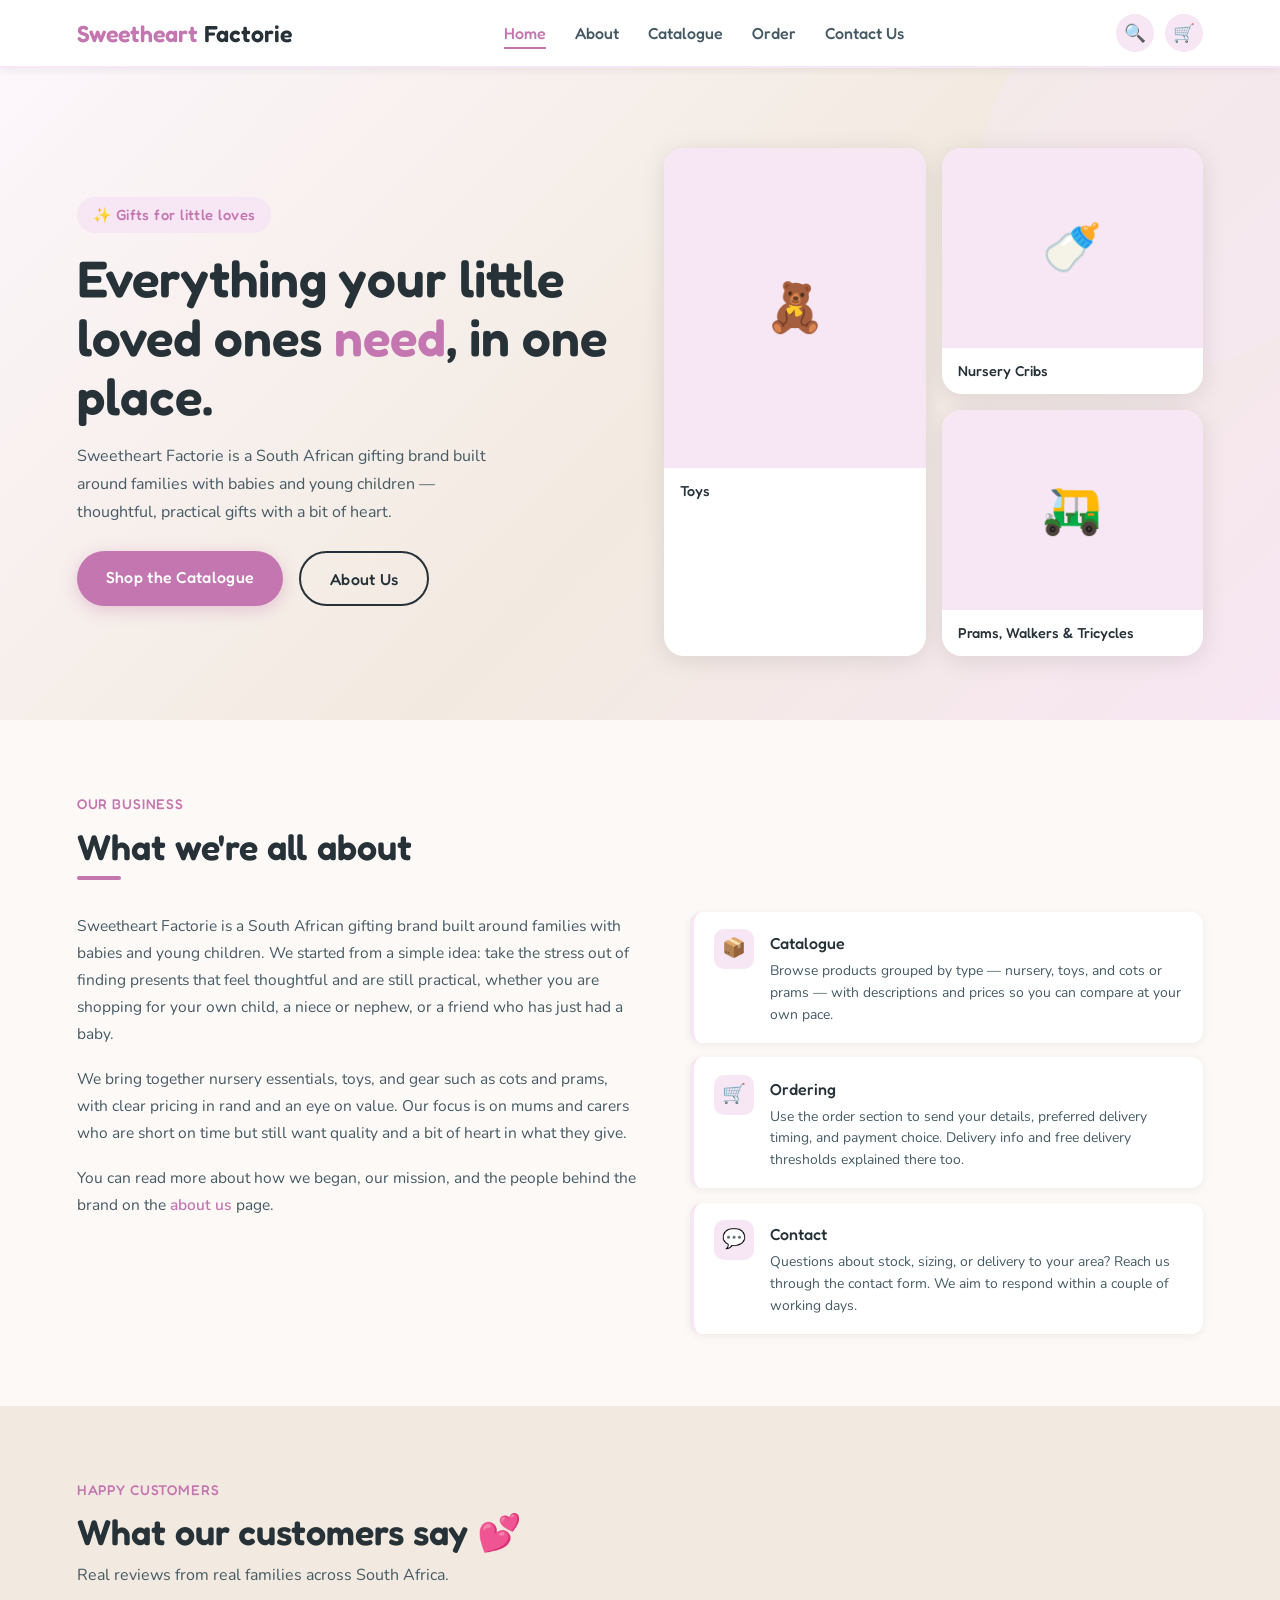
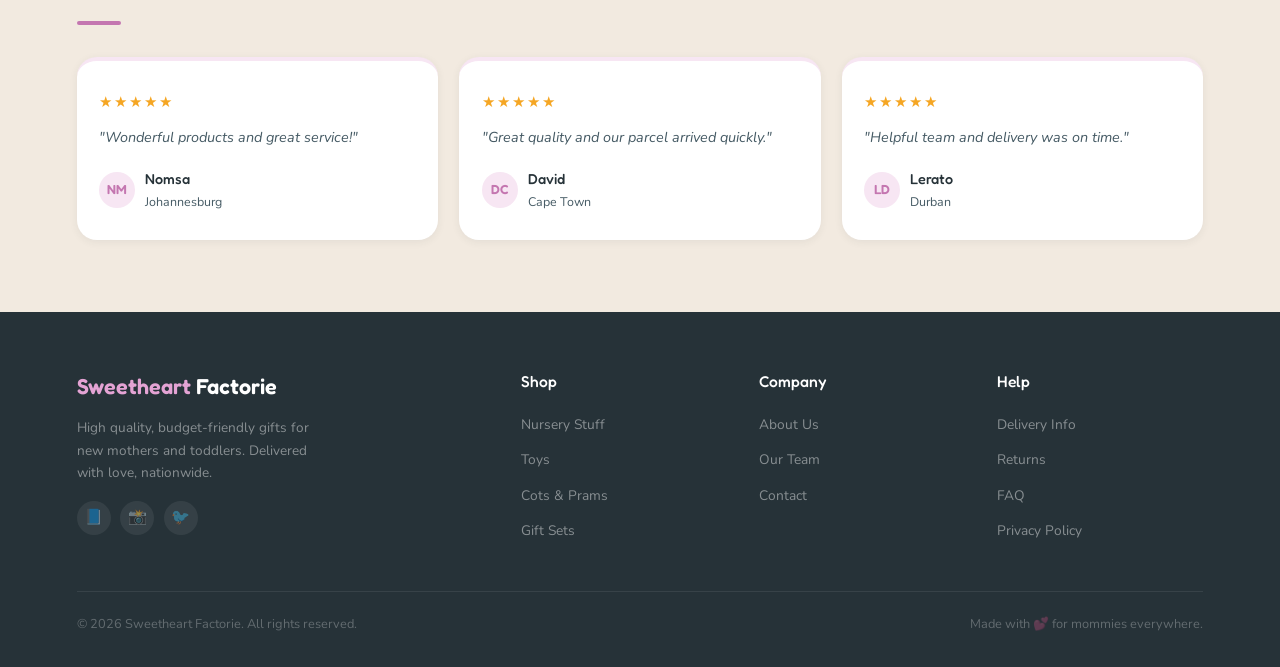
<file: index.html>
<!DOCTYPE html>
<html lang="en">
<head>
<meta charset="UTF-8">
<meta name="viewport" content="width=device-width, initial-scale=1.0">
<title>Sweetheart Factorie – Home</title>
<link href="https://fonts.googleapis.com/css2?family=Fredoka:wght@400;500;600&family=Nunito:wght@400;500;600&display=swap" rel="stylesheet">
<style>
  *, *::before, *::after { box-sizing: border-box; margin: 0; padding: 0; }
  :root {
    --beige: #F2EAE0;
    --pink: #E4A3D4;
    --pink-light: #f7e6f3;
    --pink-dark: #c476b0;
    --charcoal: #263238;
    --charcoal-mid: #455a64;
    --white: #ffffff;
    --soft-white: #fdf9f7;
    --shadow: 0 4px 24px rgba(0, 0, 0, 0.1);
    --shadow-sm: 0 2px 8px rgba(38,50,56,0.07);
    --radius: 20px;
    --radius-sm: 12px;
  }
  html { scroll-behavior: smooth; }
  body {
    font-family: 'Nunito', sans-serif;
    background: var(--beige);
    color: var(--charcoal);
    font-size: 16px;
    line-height: 1.75;
    overflow-x: hidden;
  }
  h1,h2,h3,h4 { font-family: 'Fredoka', sans-serif; }

  
  .bg-bears {
    position: fixed; inset: 0; z-index: 0;
    pointer-events: none; overflow: hidden;
  }
  .bear {
    position: absolute; bottom: -180px; opacity: 0;
    animation: floatBear linear infinite;
  }
  .bear:nth-child(1)  { left:4%;   animation-duration:18s; animation-delay:0s;   width:72px; }
  .bear:nth-child(2)  { left:14%;  animation-duration:24s; animation-delay:3s;   width:52px; }
  .bear:nth-child(3)  { left:26%;  animation-duration:20s; animation-delay:7s;   width:68px; }
  .bear:nth-child(4)  { left:38%;  animation-duration:16s; animation-delay:1s;   width:88px; }
  .bear:nth-child(5)  { left:51%;  animation-duration:22s; animation-delay:5s;   width:48px; }
  .bear:nth-child(6)  { left:62%;  animation-duration:19s; animation-delay:10s;  width:62px; }
  .bear:nth-child(7)  { left:73%;  animation-duration:25s; animation-delay:2s;   width:74px; }
  .bear:nth-child(8)  { left:84%;  animation-duration:17s; animation-delay:8s;   width:56px; }
  .bear:nth-child(9)  { left:91%;  animation-duration:21s; animation-delay:4s;   width:82px; }
  .bear:nth-child(10) { left:32%;  animation-duration:23s; animation-delay:12s;  width:46px; }
  @keyframes floatBear {
    0%   { bottom:-180px; opacity:0;    transform:translateX(0) rotate(-4deg) scale(0.85); }
    5%   { opacity:0.15; }
    50%  { transform:translateX(28px) rotate(4deg) scale(1); }
    80%  { opacity:0.15; }
    100% { bottom:110vh; opacity:0;    transform:translateX(-18px) rotate(-2deg) scale(0.9); }
  }

 
  nav {
    position: sticky; top: 0; z-index: 100;
    background: var(--white);
    border-bottom: 2px solid var(--pink-light);
    display: flex; align-items: center; justify-content: space-between;
    padding: 0 6%; height: 68px;
    box-shadow: var(--shadow-sm);
  }
  .nav-logo {
    font-family: 'Fredoka', sans-serif;
    font-size: 1.45rem; font-weight: 600;
    color: var(--pink-dark); text-decoration: none;
  }
  .nav-logo span { color: var(--charcoal); }
  .nav-links { display: flex; gap: 1.8rem; list-style: none; }
  .nav-links a {
    text-decoration: none; color: var(--charcoal-mid);
    font-family: 'Fredoka', sans-serif; font-size: 1rem; font-weight: 500;
    padding-bottom: 4px; border-bottom: 2px solid transparent;
    transition: color .2s, border-color .2s;
  }
  .nav-links a:hover, .nav-links a.active {
    color: var(--pink-dark); border-bottom-color: var(--pink-dark);
  }
  .nav-actions { display: flex; gap: .7rem; }
  .nav-icon {
    width: 38px; height: 38px; border-radius: 50%;
    background: var(--pink-light); border: none; cursor: pointer;
    display: flex; align-items: center; justify-content: center;
    color: var(--pink-dark); font-size: 1.1rem; transition: background .2s;
  }
  .nav-icon:hover { background: var(--pink-dark); color: var(--white); }

  
  .page { position: relative; z-index: 1; }

 
  .hero {
    background: linear-gradient(135deg,#fdf6fb 0%,var(--beige) 55%,#f7e6f3 100%);
    padding: 5rem 6% 4rem;
    display: grid; grid-template-columns: 1fr 1fr;
    gap: 3rem; align-items: center;
    position: relative; overflow: hidden;
  }
  .hero::before {
    content:''; position:absolute; top:-80px; right:-80px;
    width:380px; height:380px; border-radius:50%;
    background:var(--pink-light); opacity:.45;
  }
  .hero-tag {
    display:inline-block; background:var(--pink-light);
    color:var(--pink-dark); font-family:'Fredoka',sans-serif;
    font-size:.92rem; font-weight:500; padding:5px 16px;
    border-radius:50px; margin-bottom:1rem; letter-spacing:.03em;
  }
  .hero h1 {
    font-size: clamp(2rem,4vw,3.2rem); font-weight:600;
    line-height:1.15; color:var(--charcoal); margin-bottom:1rem;
  }
  .hero h1 em { font-style:normal; color:var(--pink-dark); }
  .hero p {
    font-size:1rem; color:var(--charcoal-mid);
    max-width:440px; margin-bottom:1.6rem;
  }
  .hero-btns { display:flex; gap:1rem; flex-wrap:wrap; }
  .btn {
    display:inline-block; padding:.72rem 1.8rem; border-radius:50px;
    font-family:'Fredoka',sans-serif; font-size:1rem; font-weight:500;
    cursor:pointer; transition:all .22s; text-decoration:none; border:none;
    letter-spacing:.02em;
  }
  .btn-primary {
    background:var(--pink-dark); color:var(--white);
    box-shadow:0 4px 16px rgba(196,118,176,.35);
  }
  .btn-primary:hover { background:#b35f9f; transform:translateY(-2px); }
  .btn-outline {
    background:transparent; color:var(--charcoal);
    border:2px solid var(--charcoal);
  }
  .btn-outline:hover { background:var(--charcoal); color:var(--white); transform:translateY(-2px); }

  /* hero visual cards */
  .hero-visual {
    display:grid; grid-template-columns:1fr 1fr;
    grid-template-rows:auto auto; gap:1rem; position:relative; z-index:1;
  }
  .hero-card {
    background:var(--white); border-radius:var(--radius);
    overflow:hidden; box-shadow:var(--shadow);
    transition:transform .25s;
  }
  .hero-card:hover { transform:translateY(-4px); }
  .hero-card-large { grid-column:1/2; grid-row:1/3; }
  .img-ph {
    width:100%; height:200px;
    background:var(--pink-light);
    display:flex; align-items:center; justify-content:center;
    font-size:3rem; color:var(--pink-dark);
  }
  .hero-card-large .img-ph { height:320px; }
  .card-lbl {
    padding:.65rem 1rem;
    font-family:'Fredoka',sans-serif; font-size:.9rem;
    font-weight:500; color:var(--charcoal);
  }

 
  section { padding:4.5rem 6%; }
  .section-tag {
    display:block; font-family:'Fredoka',sans-serif;
    font-size:.88rem; font-weight:500; color:var(--pink-dark);
    letter-spacing:.06em; text-transform:uppercase; margin-bottom:.5rem;
  }
  .section-title {
    font-size:clamp(1.6rem,2.8vw,2.3rem); font-weight:600;
    color:var(--charcoal); margin-bottom:.5rem; line-height:1.2;
  }
  .section-sub { color:var(--charcoal-mid); max-width:520px; margin-bottom:2rem; }
  .divider {
    width:44px; height:4px; background:var(--pink-dark);
    border-radius:4px; margin-bottom:2rem;
  }

  
  .business-section { background:var(--soft-white); }
  .business-grid {
    display:grid; grid-template-columns:1.1fr 1fr; gap:3rem; align-items:start;
  }
  .business-text p {
    color:var(--charcoal-mid); margin-bottom:1.1rem; font-size:.97rem;
  }
  .business-text a { color:var(--pink-dark); font-weight:600; text-decoration:none; }
  .business-text a:hover { text-decoration:underline; }

  
  .find-cards { display:flex; flex-direction:column; gap:.9rem; }
  .find-card {
    background:var(--white); border-radius:var(--radius-sm);
    padding:1.1rem 1.3rem; box-shadow:var(--shadow-sm);
    display:flex; gap:1rem; align-items:flex-start;
    border-left:4px solid var(--pink-light); transition:border-color .2s;
  }
  .find-card:hover { border-left-color:var(--pink-dark); }
  .find-icon {
    width:40px; height:40px; flex-shrink:0; border-radius:10px;
    background:var(--pink-light); display:flex; align-items:center;
    justify-content:center; font-size:1.2rem; color:var(--pink-dark);
  }
  .find-card h4 {
    font-family:'Fredoka',sans-serif; font-size:1rem; font-weight:500;
    color:var(--charcoal); margin-bottom:.2rem;
  }
  .find-card p { font-size:.87rem; color:var(--charcoal-mid); line-height:1.55; }

  .reviews-section { background:var(--beige); }
  .reviews-grid {
    display:grid; grid-template-columns:repeat(auto-fill,minmax(270px,1fr)); gap:1.3rem;
  }
  .review-card {
    background:var(--white); border-radius:var(--radius);
    padding:1.7rem 1.4rem; box-shadow:var(--shadow-sm);
    border-top:4px solid var(--pink-light); transition:box-shadow .2s;
  }
  .review-card:hover { box-shadow:var(--shadow); }
  .review-stars { color:#f5a623; font-size:.95rem; letter-spacing:2px; margin-bottom:.7rem; }
  .review-text {
    font-size:.9rem; color:var(--charcoal-mid); line-height:1.65;
    margin-bottom:1rem; font-style:italic;
  }
  .review-author { display:flex; align-items:center; gap:10px; }
  .review-av {
    width:36px; height:36px; border-radius:50%; background:var(--pink-light);
    display:flex; align-items:center; justify-content:center;
    font-family:'Fredoka',sans-serif; font-weight:600; font-size:.82rem;
    color:var(--pink-dark); flex-shrink:0;
  }
  .review-name { font-family:'Fredoka',sans-serif; font-weight:500; font-size:.9rem; color:var(--charcoal); }
  .review-loc { font-size:.78rem; color:var(--charcoal-mid); }

  
  footer {
    background:var(--charcoal); color:rgba(255,255,255,.7);
    padding:3.5rem 6% 2rem; position:relative; z-index:1;
  }
  .footer-grid {
    display:grid; grid-template-columns:2fr 1fr 1fr 1fr; gap:2rem; margin-bottom:2.5rem;
  }
  .footer-logo { font-family:'Fredoka',sans-serif; font-size:1.35rem; font-weight:600; color:var(--pink); text-decoration:none; }
  .footer-logo span { color:var(--white); }
  .footer-tagline { font-size:.85rem; margin-top:.7rem; color:rgba(255,255,255,.45); max-width:240px; line-height:1.65; }
  .footer-col h4 { font-family:'Fredoka',sans-serif; font-size:.98rem; font-weight:500; color:var(--white); margin-bottom:.9rem; }
  .footer-col ul { list-style:none; }
  .footer-col li { margin-bottom:.45rem; }
  .footer-col a { text-decoration:none; color:rgba(255,255,255,.45); font-size:.86rem; transition:color .2s; }
  .footer-col a:hover { color:var(--pink); }
  .footer-bottom {
    border-top:1px solid rgba(255,255,255,.08); padding-top:1.3rem;
    display:flex; justify-content:space-between; align-items:center;
    font-size:.8rem; color:rgba(255,255,255,.28);
  }
  .social-links { display:flex; gap:.6rem; margin-top:1rem; }
  .social-btn {
    width:34px; height:34px; border-radius:50%;
    background:rgba(255,255,255,.07); border:none; cursor:pointer;
    display:flex; align-items:center; justify-content:center;
    color:rgba(255,255,255,.45); font-size:.95rem; transition:all .2s; text-decoration:none;
  }
  .social-btn:hover { background:var(--pink-dark); color:var(--white); }

  
  @media(max-width:900px){
    .hero { grid-template-columns:1fr; padding:3rem 5%; }
    .hero-visual { display:none; }
    .business-grid { grid-template-columns:1fr; }
    .footer-grid { grid-template-columns:1fr 1fr; }
    nav { padding:0 5%; }
  }
  @media(max-width:600px){
    .nav-links { display:none; }
    .footer-grid { grid-template-columns:1fr; }
  }

  
  @keyframes fadeUp {
    from { opacity:0; transform:translateY(24px); }
    to   { opacity:1; transform:translateY(0); }
  }
  .hero-tag  { animation:fadeUp .5s .1s both; }
  .hero h1   { animation:fadeUp .5s .2s both; }
  .hero p    { animation:fadeUp .5s .3s both; }
  .hero-btns { animation:fadeUp .5s .4s both; }
</style>
</head>
<body>


<div class="bg-bears" aria-hidden="true">

  <div class="bear"><svg viewBox="0 0 100 120" xmlns="http://www.w3.org/2000/svg"><circle cx="28" cy="28" r="14" fill="#d4956a"/><circle cx="72" cy="28" r="14" fill="#d4956a"/><circle cx="28" cy="28" r="9" fill="#e8b48a"/><circle cx="72" cy="28" r="9" fill="#e8b48a"/><ellipse cx="50" cy="52" rx="32" ry="30" fill="#d4956a"/><ellipse cx="50" cy="60" rx="16" ry="12" fill="#e8b48a"/><circle cx="39" cy="46" r="5" fill="#fff"/><circle cx="61" cy="46" r="5" fill="#fff"/><circle cx="40" cy="47" r="3" fill="#263238"/><circle cx="62" cy="47" r="3" fill="#263238"/><circle cx="41" cy="46" r="1" fill="#fff"/><circle cx="63" cy="46" r="1" fill="#fff"/><ellipse cx="50" cy="57" rx="5" ry="4" fill="#b06040"/><path d="M45 62 Q50 67 55 62" stroke="#b06040" stroke-width="1.5" fill="none" stroke-linecap="round"/><ellipse cx="50" cy="97" rx="26" ry="22" fill="#d4956a"/><ellipse cx="50" cy="96" rx="15" ry="13" fill="#e8b48a"/><ellipse cx="18" cy="90" rx="10" ry="16" fill="#d4956a" transform="rotate(-20 18 90)"/><ellipse cx="82" cy="90" rx="10" ry="16" fill="#d4956a" transform="rotate(20 82 90)"/><path d="M42 75 Q50 70 58 75 Q50 80 42 75Z" fill="#E4A3D4" opacity="0.9"/><circle cx="50" cy="75" r="3" fill="#c476b0"/></svg></div>
 
  <div class="bear"><svg viewBox="0 0 100 120" xmlns="http://www.w3.org/2000/svg"><circle cx="28" cy="28" r="14" fill="#b8c9e8"/><circle cx="72" cy="28" r="14" fill="#b8c9e8"/><circle cx="28" cy="28" r="9" fill="#d0dcf0"/><circle cx="72" cy="28" r="9" fill="#d0dcf0"/><ellipse cx="50" cy="52" rx="32" ry="30" fill="#b8c9e8"/><ellipse cx="50" cy="60" rx="16" ry="12" fill="#d0dcf0"/><circle cx="39" cy="46" r="5" fill="#fff"/><circle cx="61" cy="46" r="5" fill="#fff"/><circle cx="40" cy="47" r="3" fill="#263238"/><circle cx="62" cy="47" r="3" fill="#263238"/><circle cx="41" cy="46" r="1" fill="#fff"/><circle cx="63" cy="46" r="1" fill="#fff"/><ellipse cx="50" cy="57" rx="5" ry="4" fill="#8090c0"/><path d="M45 62 Q50 67 55 62" stroke="#8090c0" stroke-width="1.5" fill="none" stroke-linecap="round"/><ellipse cx="50" cy="97" rx="26" ry="22" fill="#b8c9e8"/><ellipse cx="50" cy="96" rx="15" ry="13" fill="#d0dcf0"/><ellipse cx="18" cy="90" rx="10" ry="16" fill="#b8c9e8" transform="rotate(-20 18 90)"/><ellipse cx="82" cy="90" rx="10" ry="16" fill="#b8c9e8" transform="rotate(20 82 90)"/><path d="M42 75 Q50 70 58 75 Q50 80 42 75Z" fill="#E4A3D4" opacity="0.9"/><circle cx="50" cy="75" r="3" fill="#c476b0"/></svg></div>
 
  <div class="bear"><svg viewBox="0 0 100 120" xmlns="http://www.w3.org/2000/svg"><circle cx="28" cy="28" r="14" fill="#f0b8c8"/><circle cx="72" cy="28" r="14" fill="#f0b8c8"/><circle cx="28" cy="28" r="9" fill="#f8d8e4"/><circle cx="72" cy="28" r="9" fill="#f8d8e4"/><ellipse cx="50" cy="52" rx="32" ry="30" fill="#f0b8c8"/><ellipse cx="50" cy="60" rx="16" ry="12" fill="#f8d8e4"/><circle cx="39" cy="46" r="5" fill="#fff"/><circle cx="61" cy="46" r="5" fill="#fff"/><circle cx="40" cy="47" r="3" fill="#263238"/><circle cx="62" cy="47" r="3" fill="#263238"/><circle cx="41" cy="46" r="1" fill="#fff"/><circle cx="63" cy="46" r="1" fill="#fff"/><ellipse cx="50" cy="57" rx="5" ry="4" fill="#c060a0"/><path d="M45 62 Q50 67 55 62" stroke="#c060a0" stroke-width="1.5" fill="none" stroke-linecap="round"/><ellipse cx="50" cy="97" rx="26" ry="22" fill="#f0b8c8"/><ellipse cx="50" cy="96" rx="15" ry="13" fill="#f8d8e4"/><ellipse cx="18" cy="90" rx="10" ry="16" fill="#f0b8c8" transform="rotate(-20 18 90)"/><ellipse cx="82" cy="90" rx="10" ry="16" fill="#f0b8c8" transform="rotate(20 82 90)"/><path d="M42 75 Q50 70 58 75 Q50 80 42 75Z" fill="#c476b0" opacity="0.9"/><circle cx="50" cy="75" r="3" fill="#a03888"/></svg></div>
  <div class="bear"><svg viewBox="0 0 100 120" xmlns="http://www.w3.org/2000/svg"><circle cx="28" cy="28" r="14" fill="#d4956a"/><circle cx="72" cy="28" r="14" fill="#d4956a"/><circle cx="28" cy="28" r="9" fill="#e8b48a"/><circle cx="72" cy="28" r="9" fill="#e8b48a"/><ellipse cx="50" cy="52" rx="32" ry="30" fill="#d4956a"/><ellipse cx="50" cy="60" rx="16" ry="12" fill="#e8b48a"/><circle cx="39" cy="46" r="5" fill="#fff"/><circle cx="61" cy="46" r="5" fill="#fff"/><circle cx="40" cy="47" r="3" fill="#263238"/><circle cx="62" cy="47" r="3" fill="#263238"/><circle cx="41" cy="46" r="1" fill="#fff"/><circle cx="63" cy="46" r="1" fill="#fff"/><ellipse cx="50" cy="57" rx="5" ry="4" fill="#b06040"/><path d="M45 62 Q50 67 55 62" stroke="#b06040" stroke-width="1.5" fill="none" stroke-linecap="round"/><ellipse cx="50" cy="97" rx="26" ry="22" fill="#d4956a"/><ellipse cx="50" cy="96" rx="15" ry="13" fill="#e8b48a"/><ellipse cx="18" cy="90" rx="10" ry="16" fill="#d4956a" transform="rotate(-20 18 90)"/><ellipse cx="82" cy="90" rx="10" ry="16" fill="#d4956a" transform="rotate(20 82 90)"/><path d="M42 75 Q50 70 58 75 Q50 80 42 75Z" fill="#E4A3D4" opacity="0.9"/><circle cx="50" cy="75" r="3" fill="#c476b0"/></svg></div>
  <div class="bear"><svg viewBox="0 0 100 120" xmlns="http://www.w3.org/2000/svg"><circle cx="28" cy="28" r="14" fill="#b8c9e8"/><circle cx="72" cy="28" r="14" fill="#b8c9e8"/><circle cx="28" cy="28" r="9" fill="#d0dcf0"/><circle cx="72" cy="28" r="9" fill="#d0dcf0"/><ellipse cx="50" cy="52" rx="32" ry="30" fill="#b8c9e8"/><ellipse cx="50" cy="60" rx="16" ry="12" fill="#d0dcf0"/><circle cx="39" cy="46" r="5" fill="#fff"/><circle cx="61" cy="46" r="5" fill="#fff"/><circle cx="40" cy="47" r="3" fill="#263238"/><circle cx="62" cy="47" r="3" fill="#263238"/><circle cx="41" cy="46" r="1" fill="#fff"/><circle cx="63" cy="46" r="1" fill="#fff"/><ellipse cx="50" cy="57" rx="5" ry="4" fill="#8090c0"/><path d="M45 62 Q50 67 55 62" stroke="#8090c0" stroke-width="1.5" fill="none" stroke-linecap="round"/><ellipse cx="50" cy="97" rx="26" ry="22" fill="#b8c9e8"/><ellipse cx="50" cy="96" rx="15" ry="13" fill="#d0dcf0"/><ellipse cx="18" cy="90" rx="10" ry="16" fill="#b8c9e8" transform="rotate(-20 18 90)"/><ellipse cx="82" cy="90" rx="10" ry="16" fill="#b8c9e8" transform="rotate(20 82 90)"/><path d="M42 75 Q50 70 58 75 Q50 80 42 75Z" fill="#E4A3D4" opacity="0.9"/><circle cx="50" cy="75" r="3" fill="#c476b0"/></svg></div>
  <div class="bear"><svg viewBox="0 0 100 120" xmlns="http://www.w3.org/2000/svg"><circle cx="28" cy="28" r="14" fill="#f0b8c8"/><circle cx="72" cy="28" r="14" fill="#f0b8c8"/><circle cx="28" cy="28" r="9" fill="#f8d8e4"/><circle cx="72" cy="28" r="9" fill="#f8d8e4"/><ellipse cx="50" cy="52" rx="32" ry="30" fill="#f0b8c8"/><ellipse cx="50" cy="60" rx="16" ry="12" fill="#f8d8e4"/><circle cx="39" cy="46" r="5" fill="#fff"/><circle cx="61" cy="46" r="5" fill="#fff"/><circle cx="40" cy="47" r="3" fill="#263238"/><circle cx="62" cy="47" r="3" fill="#263238"/><circle cx="41" cy="46" r="1" fill="#fff"/><circle cx="63" cy="46" r="1" fill="#fff"/><ellipse cx="50" cy="57" rx="5" ry="4" fill="#c060a0"/><path d="M45 62 Q50 67 55 62" stroke="#c060a0" stroke-width="1.5" fill="none" stroke-linecap="round"/><ellipse cx="50" cy="97" rx="26" ry="22" fill="#f0b8c8"/><ellipse cx="50" cy="96" rx="15" ry="13" fill="#f8d8e4"/><ellipse cx="18" cy="90" rx="10" ry="16" fill="#f0b8c8" transform="rotate(-20 18 90)"/><ellipse cx="82" cy="90" rx="10" ry="16" fill="#f0b8c8" transform="rotate(20 82 90)"/><path d="M42 75 Q50 70 58 75 Q50 80 42 75Z" fill="#c476b0" opacity="0.9"/><circle cx="50" cy="75" r="3" fill="#a03888"/></svg></div>
  <div class="bear"><svg viewBox="0 0 100 120" xmlns="http://www.w3.org/2000/svg"><circle cx="28" cy="28" r="14" fill="#d4956a"/><circle cx="72" cy="28" r="14" fill="#d4956a"/><circle cx="28" cy="28" r="9" fill="#e8b48a"/><circle cx="72" cy="28" r="9" fill="#e8b48a"/><ellipse cx="50" cy="52" rx="32" ry="30" fill="#d4956a"/><ellipse cx="50" cy="60" rx="16" ry="12" fill="#e8b48a"/><circle cx="39" cy="46" r="5" fill="#fff"/><circle cx="61" cy="46" r="5" fill="#fff"/><circle cx="40" cy="47" r="3" fill="#263238"/><circle cx="62" cy="47" r="3" fill="#263238"/><circle cx="41" cy="46" r="1" fill="#fff"/><circle cx="63" cy="46" r="1" fill="#fff"/><ellipse cx="50" cy="57" rx="5" ry="4" fill="#b06040"/><path d="M45 62 Q50 67 55 62" stroke="#b06040" stroke-width="1.5" fill="none" stroke-linecap="round"/><ellipse cx="50" cy="97" rx="26" ry="22" fill="#d4956a"/><ellipse cx="50" cy="96" rx="15" ry="13" fill="#e8b48a"/><ellipse cx="18" cy="90" rx="10" ry="16" fill="#d4956a" transform="rotate(-20 18 90)"/><ellipse cx="82" cy="90" rx="10" ry="16" fill="#d4956a" transform="rotate(20 82 90)"/><path d="M42 75 Q50 70 58 75 Q50 80 42 75Z" fill="#E4A3D4" opacity="0.9"/><circle cx="50" cy="75" r="3" fill="#c476b0"/></svg></div>
  <div class="bear"><svg viewBox="0 0 100 120" xmlns="http://www.w3.org/2000/svg"><circle cx="28" cy="28" r="14" fill="#b8c9e8"/><circle cx="72" cy="28" r="14" fill="#b8c9e8"/><circle cx="28" cy="28" r="9" fill="#d0dcf0"/><circle cx="72" cy="28" r="9" fill="#d0dcf0"/><ellipse cx="50" cy="52" rx="32" ry="30" fill="#b8c9e8"/><ellipse cx="50" cy="60" rx="16" ry="12" fill="#d0dcf0"/><circle cx="39" cy="46" r="5" fill="#fff"/><circle cx="61" cy="46" r="5" fill="#fff"/><circle cx="40" cy="47" r="3" fill="#263238"/><circle cx="62" cy="47" r="3" fill="#263238"/><circle cx="41" cy="46" r="1" fill="#fff"/><circle cx="63" cy="46" r="1" fill="#fff"/><ellipse cx="50" cy="57" rx="5" ry="4" fill="#8090c0"/><path d="M45 62 Q50 67 55 62" stroke="#8090c0" stroke-width="1.5" fill="none" stroke-linecap="round"/><ellipse cx="50" cy="97" rx="26" ry="22" fill="#b8c9e8"/><ellipse cx="50" cy="96" rx="15" ry="13" fill="#d0dcf0"/><ellipse cx="18" cy="90" rx="10" ry="16" fill="#b8c9e8" transform="rotate(-20 18 90)"/><ellipse cx="82" cy="90" rx="10" ry="16" fill="#b8c9e8" transform="rotate(20 82 90)"/><path d="M42 75 Q50 70 58 75 Q50 80 42 75Z" fill="#E4A3D4" opacity="0.9"/><circle cx="50" cy="75" r="3" fill="#c476b0"/></svg></div>
  <div class="bear"><svg viewBox="0 0 100 120" xmlns="http://www.w3.org/2000/svg"><circle cx="28" cy="28" r="14" fill="#f0b8c8"/><circle cx="72" cy="28" r="14" fill="#f0b8c8"/><circle cx="28" cy="28" r="9" fill="#f8d8e4"/><circle cx="72" cy="28" r="9" fill="#f8d8e4"/><ellipse cx="50" cy="52" rx="32" ry="30" fill="#f0b8c8"/><ellipse cx="50" cy="60" rx="16" ry="12" fill="#f8d8e4"/><circle cx="39" cy="46" r="5" fill="#fff"/><circle cx="61" cy="46" r="5" fill="#fff"/><circle cx="40" cy="47" r="3" fill="#263238"/><circle cx="62" cy="47" r="3" fill="#263238"/><circle cx="41" cy="46" r="1" fill="#fff"/><circle cx="63" cy="46" r="1" fill="#fff"/><ellipse cx="50" cy="57" rx="5" ry="4" fill="#c060a0"/><path d="M45 62 Q50 67 55 62" stroke="#c060a0" stroke-width="1.5" fill="none" stroke-linecap="round"/><ellipse cx="50" cy="97" rx="26" ry="22" fill="#f0b8c8"/><ellipse cx="50" cy="96" rx="15" ry="13" fill="#f8d8e4"/><ellipse cx="18" cy="90" rx="10" ry="16" fill="#f0b8c8" transform="rotate(-20 18 90)"/><ellipse cx="82" cy="90" rx="10" ry="16" fill="#f0b8c8" transform="rotate(20 82 90)"/><path d="M42 75 Q50 70 58 75 Q50 80 42 75Z" fill="#c476b0" opacity="0.9"/><circle cx="50" cy="75" r="3" fill="#a03888"/></svg></div>
  <div class="bear"><svg viewBox="0 0 100 120" xmlns="http://www.w3.org/2000/svg"><circle cx="28" cy="28" r="14" fill="#d4956a"/><circle cx="72" cy="28" r="14" fill="#d4956a"/><circle cx="28" cy="28" r="9" fill="#e8b48a"/><circle cx="72" cy="28" r="9" fill="#e8b48a"/><ellipse cx="50" cy="52" rx="32" ry="30" fill="#d4956a"/><ellipse cx="50" cy="60" rx="16" ry="12" fill="#e8b48a"/><circle cx="39" cy="46" r="5" fill="#fff"/><circle cx="61" cy="46" r="5" fill="#fff"/><circle cx="40" cy="47" r="3" fill="#263238"/><circle cx="62" cy="47" r="3" fill="#263238"/><circle cx="41" cy="46" r="1" fill="#fff"/><circle cx="63" cy="46" r="1" fill="#fff"/><ellipse cx="50" cy="57" rx="5" ry="4" fill="#b06040"/><path d="M45 62 Q50 67 55 62" stroke="#b06040" stroke-width="1.5" fill="none" stroke-linecap="round"/><ellipse cx="50" cy="97" rx="26" ry="22" fill="#d4956a"/><ellipse cx="50" cy="96" rx="15" ry="13" fill="#e8b48a"/><ellipse cx="18" cy="90" rx="10" ry="16" fill="#d4956a" transform="rotate(-20 18 90)"/><ellipse cx="82" cy="90" rx="10" ry="16" fill="#d4956a" transform="rotate(20 82 90)"/><path d="M42 75 Q50 70 58 75 Q50 80 42 75Z" fill="#E4A3D4" opacity="0.9"/><circle cx="50" cy="75" r="3" fill="#c476b0"/></svg></div>
</div>


<nav>
  <a class="nav-logo" href="index.html">Sweetheart <span>Factorie</span></a>
  <ul class="nav-links">
    <li><a href="index.html" class="active">Home</a></li>
    <li><a href="about.html">About</a></li>
    <li><a href="catalogue.html">Catalogue</a></li>
    <li><a href="order.html">Order</a></li>
    <li><a href="contact.html">Contact Us</a></li>
  </ul>
  <div class="nav-actions">
    <button class="nav-icon">🔍</button>
    <button class="nav-icon">🛒</button>
  </div>
</nav>

<div class="page">

  
  <div class="hero">
    <div>
      <div class="hero-tag">✨ Gifts for little loves</div>
      <h1>Everything your little loved ones <em>need</em>, in one place.</h1>
      <p>Sweetheart Factorie is a South African gifting brand built around families with babies and young children — thoughtful, practical gifts with a bit of heart.</p>
      <div class="hero-btns">
        <a href="catalogue.html" class="btn btn-primary">Shop the Catalogue</a>
        <a href="about.html" class="btn btn-outline">About Us</a>
      </div>
    </div>
    <div class="hero-visual">
      <div class="hero-card hero-card-large">
        <div class="img-ph" style="height:320px;">🧸</div>
        <div class="card-lbl">Toys</div>
      </div>
      <div class="hero-card">
        <div class="img-ph">🍼</div>
        <div class="card-lbl">Nursery Cribs</div>
      </div>
      <div class="hero-card">
        <div class="img-ph">🛺</div>
        <div class="card-lbl">Prams, Walkers & Tricycles</div>
      </div>
    </div>
  </div>

  <!-- OUR BUSINESS -->
  <section class="business-section">
    <span class="section-tag">Our Business</span>
    <h2 class="section-title">What we're all about</h2>
    <div class="divider"></div>
    <div class="business-grid">
      <div class="business-text">
        <p>Sweetheart Factorie is a South African gifting brand built around families with babies and young children. We started from a simple idea: take the stress out of finding presents that feel thoughtful and are still practical, whether you are shopping for your own child, a niece or nephew, or a friend who has just had a baby.</p>
        <p>We bring together nursery essentials, toys, and gear such as cots and prams, with clear pricing in rand and an eye on value. Our focus is on mums and carers who are short on time but still want quality and a bit of heart in what they give.</p>
        <p>You can read more about how we began, our mission, and the people behind the brand on the <a href="about.html">about us</a> page.</p>
      </div>
      <div class="find-cards">
        <div class="find-card">
          <div class="find-icon">📦</div>
          <div>
            <h4>Catalogue</h4>
            <p>Browse products grouped by type — nursery, toys, and cots or prams — with descriptions and prices so you can compare at your own pace.</p>
          </div>
        </div>
        <div class="find-card">
          <div class="find-icon">🛒</div>
          <div>
            <h4>Ordering</h4>
            <p>Use the order section to send your details, preferred delivery timing, and payment choice. Delivery info and free delivery thresholds explained there too.</p>
          </div>
        </div>
        <div class="find-card">
          <div class="find-icon">💬</div>
          <div>
            <h4>Contact</h4>
            <p>Questions about stock, sizing, or delivery to your area? Reach us through the contact form. We aim to respond within a couple of working days.</p>
          </div>
        </div>
      </div>
    </div>
  </section>

  <!-- REVIEWS -->
  <section class="reviews-section">
    <span class="section-tag">Happy Customers</span>
    <h2 class="section-title">What our customers say 💕</h2>
    <p class="section-sub">Real reviews from real families across South Africa.</p>
    <div class="divider"></div>
    <div class="reviews-grid">
      <div class="review-card">
        <div class="review-stars">★★★★★</div>
        <p class="review-text">"Wonderful products and great service!"</p>
        <div class="review-author">
          <div class="review-av">NM</div>
          <div>
            <div class="review-name">Nomsa</div>
            <div class="review-loc">Johannesburg</div>
          </div>
        </div>
      </div>
      <div class="review-card">
        <div class="review-stars">★★★★★</div>
        <p class="review-text">"Great quality and our parcel arrived quickly."</p>
        <div class="review-author">
          <div class="review-av">DC</div>
          <div>
            <div class="review-name">David</div>
            <div class="review-loc">Cape Town</div>
          </div>
        </div>
      </div>
      <div class="review-card">
        <div class="review-stars">★★★★★</div>
        <p class="review-text">"Helpful team and delivery was on time."</p>
        <div class="review-author">
          <div class="review-av">LD</div>
          <div>
            <div class="review-name">Lerato</div>
            <div class="review-loc">Durban</div>
          </div>
        </div>
      </div>
    </div>
  </section>

</div><!-- end .page -->

<!-- FOOTER -->
<footer>
  <div class="footer-grid">
    <div>
      <a class="footer-logo" href="index.html">Sweetheart <span>Factorie</span></a>
      <p class="footer-tagline">High quality, budget-friendly gifts for new mothers and toddlers. Delivered with love, nationwide.</p>
      <div class="social-links">
        <a class="social-btn" href="#">📘</a>
        <a class="social-btn" href="#">📸</a>
        <a class="social-btn" href="#">🐦</a>
      </div>
    </div>
    <div class="footer-col">
      <h4>Shop</h4>
      <ul>
        <li><a href="catalogue.html">Nursery Stuff</a></li>
        <li><a href="catalogue.html">Toys</a></li>
        <li><a href="catalogue.html">Cots &amp; Prams</a></li>
        <li><a href="catalogue.html">Gift Sets</a></li>
      </ul>
    </div>
    <div class="footer-col">
      <h4>Company</h4>
      <ul>
        <li><a href="about.html">About Us</a></li>
        <li><a href="about.html">Our Team</a></li>
        <li><a href="contact.html">Contact</a></li>
      </ul>
    </div>
    <div class="footer-col">
      <h4>Help</h4>
      <ul>
        <li><a href="#">Delivery Info</a></li>
        <li><a href="#">Returns</a></li>
        <li><a href="#">FAQ</a></li>
        <li><a href="#">Privacy Policy</a></li>
      </ul>
    </div>
  </div>
  <div class="footer-bottom">
    <span>© 2026 Sweetheart Factorie. All rights reserved.</span>
    <span>Made with 💕 for mommies everywhere.</span>
  </div>
</footer>

</body>
</html>
</file>
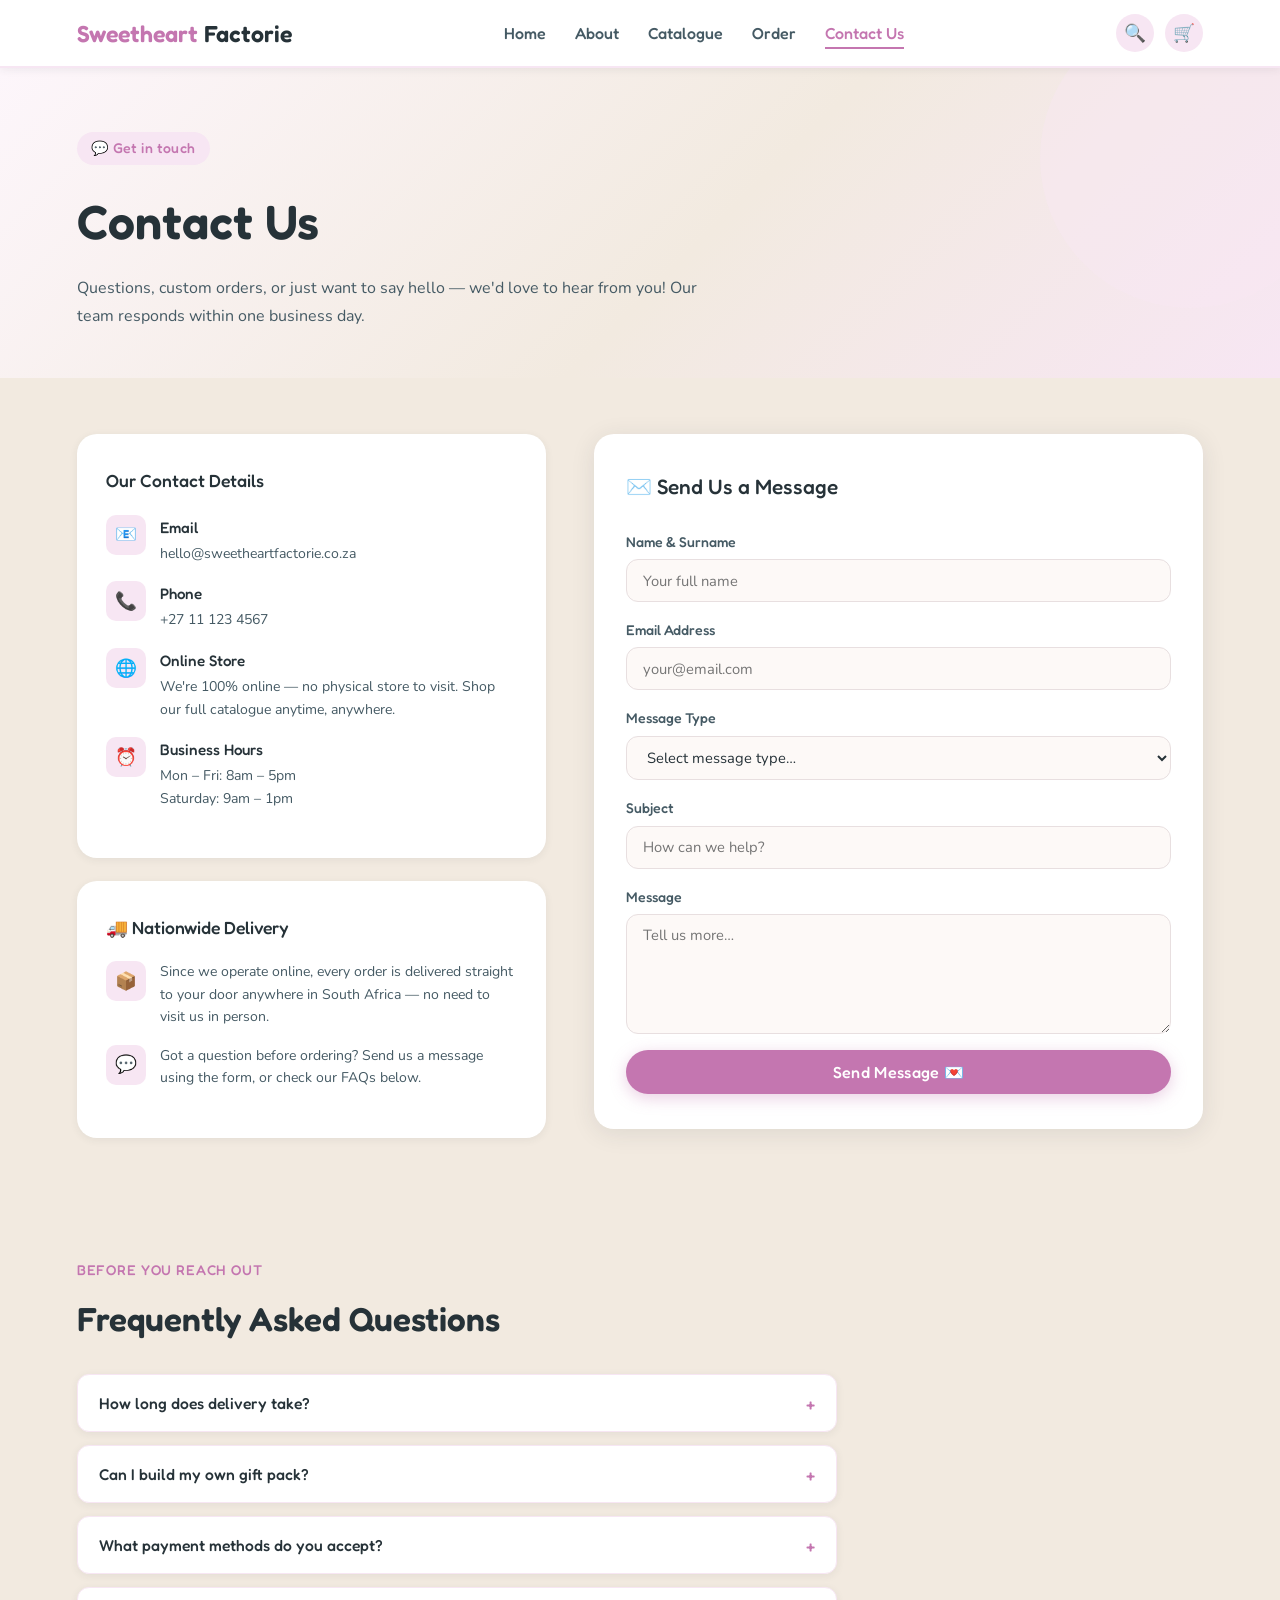
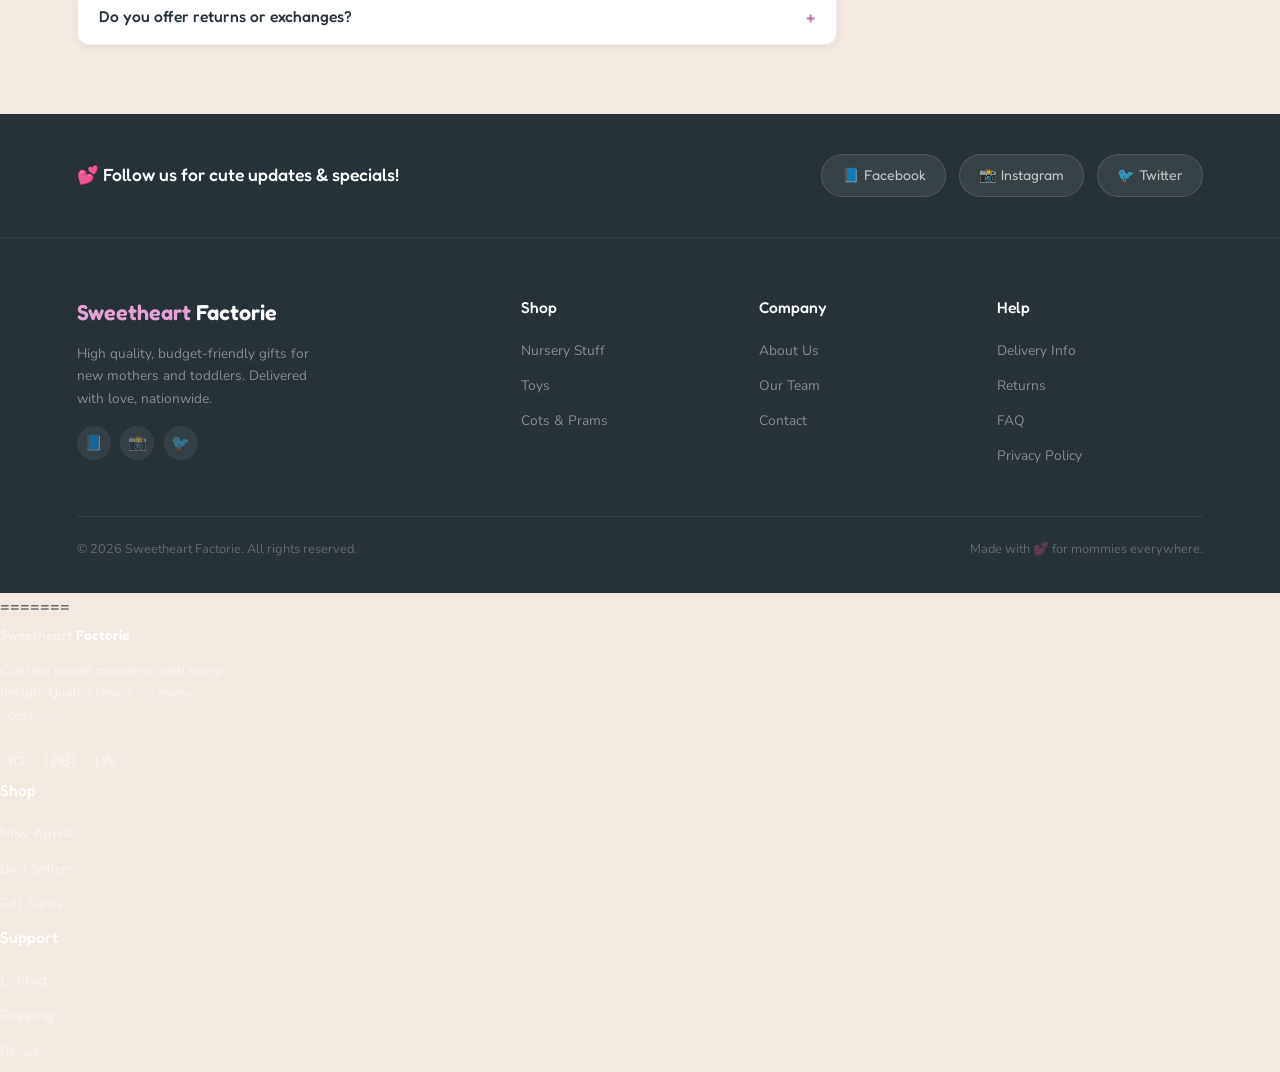
<file: contact.html>
<!DOCTYPE html>
<html lang="en">
<head>
<meta charset="UTF-8">
<meta name="viewport" content="width=device-width, initial-scale=1.0">
<title>Contact Us | Sweetheart Factorie – Baby Gifts South Africa</title>
<meta name="description" content="Get in touch with Sweetheart Factorie for questions about baby gifts, orders or general enquiries. Quick response within 1 business day.">
<meta name="keywords" content="contact Sweetheart Factorie, baby gift shop contact, customer support baby gifts South Africa">
<link rel="canonical" href="https://www.sweetheartfactorie.co.za/contact.html">
<meta property="og:title" content="Contact Sweetheart Factorie">
<meta property="og:description" content="Reach out to Sweetheart Factorie for questions, custom orders or feedback.">
<meta property="og:type" content="website">
<meta name="robots" content="index, follow">
<link href="https://fonts.googleapis.com/css2?family=Fredoka:wght@400;500;600&family=Nunito:wght@400;500;600&display=swap" rel="stylesheet">
<style>
  *,*::before,*::after{box-sizing:border-box;margin:0;padding:0;}
  :root{
    --beige:#F2EAE0;--pink:#E4A3D4;--pink-light:#f7e6f3;--pink-dark:#c476b0;
    --charcoal:#263238;--charcoal-mid:#455a64;--white:#ffffff;--soft-white:#fdf9f7;
    --shadow:0 4px 24px rgba(38,50,56,.10);--shadow-sm:0 2px 8px rgba(38,50,56,.07);
    --radius:20px;--radius-sm:12px;
  }
  html{scroll-behavior:smooth;}
  body{font-family:'Nunito',sans-serif;background:var(--beige);color:var(--charcoal);font-size:16px;line-height:1.75;overflow-x:hidden;}
  h1,h2,h3,h4{font-family:'Fredoka',sans-serif;}

  /* BEARS */
  .bg-bears{position:fixed;inset:0;z-index:0;pointer-events:none;overflow:hidden;}
  .bear{position:absolute;bottom:-180px;opacity:0;animation:floatBear linear infinite;}
  .bear:nth-child(1){left:4%;animation-duration:18s;animation-delay:0s;width:72px;}
  .bear:nth-child(2){left:14%;animation-duration:24s;animation-delay:3s;width:52px;}
  .bear:nth-child(3){left:26%;animation-duration:20s;animation-delay:7s;width:68px;}
  .bear:nth-child(4){left:38%;animation-duration:16s;animation-delay:1s;width:88px;}
  .bear:nth-child(5){left:51%;animation-duration:22s;animation-delay:5s;width:48px;}
  .bear:nth-child(6){left:62%;animation-duration:19s;animation-delay:10s;width:62px;}
  .bear:nth-child(7){left:73%;animation-duration:25s;animation-delay:2s;width:74px;}
  .bear:nth-child(8){left:84%;animation-duration:17s;animation-delay:8s;width:56px;}
  .bear:nth-child(9){left:91%;animation-duration:21s;animation-delay:4s;width:82px;}
  .bear:nth-child(10){left:32%;animation-duration:23s;animation-delay:12s;width:46px;}
  @keyframes floatBear{
    0%{bottom:-180px;opacity:0;transform:translateX(0) rotate(-4deg) scale(.85);}
    5%{opacity:.15;}50%{transform:translateX(28px) rotate(4deg) scale(1);}
    80%{opacity:.15;}100%{bottom:110vh;opacity:0;transform:translateX(-18px) rotate(-2deg) scale(.9);}
  }

  /* NAV */
  nav{position:sticky;top:0;z-index:100;background:var(--white);border-bottom:2px solid var(--pink-light);display:flex;align-items:center;justify-content:space-between;padding:0 6%;height:68px;box-shadow:var(--shadow-sm);}
  .nav-logo{font-family:'Fredoka',sans-serif;font-size:1.45rem;font-weight:600;color:var(--pink-dark);text-decoration:none;}
  .nav-logo span{color:var(--charcoal);}
  .nav-links{display:flex;gap:1.8rem;list-style:none;}
  .nav-links a{text-decoration:none;color:var(--charcoal-mid);font-family:'Fredoka',sans-serif;font-size:1rem;font-weight:500;padding-bottom:4px;border-bottom:2px solid transparent;transition:color .2s,border-color .2s;}
  .nav-links a:hover,.nav-links a.active{color:var(--pink-dark);border-bottom-color:var(--pink-dark);}
  .nav-actions{display:flex;gap:.7rem;}
  .nav-icon{width:38px;height:38px;border-radius:50%;background:var(--pink-light);border:none;cursor:pointer;display:flex;align-items:center;justify-content:center;color:var(--pink-dark);font-size:1.1rem;transition:background .2s;}
  .nav-icon:hover{background:var(--pink-dark);color:var(--white);}

  .page{position:relative;z-index:1;}

  /* BANNER */
  .page-banner{background:linear-gradient(135deg,#fdf6fb 0%,var(--beige) 55%,#f7e6f3 100%);padding:4rem 6% 3rem;position:relative;overflow:hidden;}
  .page-banner::after{content:'';position:absolute;top:-60px;right:-60px;width:300px;height:300px;border-radius:50%;background:var(--pink-light);opacity:.4;}
  .page-banner-inner{position:relative;z-index:1;max-width:640px;}
  .page-tag{display:inline-block;background:var(--pink-light);color:var(--pink-dark);font-family:'Fredoka',sans-serif;font-size:.88rem;font-weight:500;padding:4px 14px;border-radius:50px;margin-bottom:.9rem;letter-spacing:.03em;}
  .page-banner h1{font-size:clamp(2rem,4vw,3rem);font-weight:600;color:var(--charcoal);margin-bottom:.7rem;}
  .page-banner p{font-size:1rem;color:var(--charcoal-mid);}

  /* CONTACT BODY */
  .contact-body{padding:3.5rem 6% 4rem;}
  .contact-grid{display:grid;grid-template-columns:1fr 1.3fr;gap:3rem;align-items:start;}
.form-group input:focus,.form-group textarea:focus{outline:none;border-color:var(--pink-dark);}
.form-group textarea{resize:vertical;min-height:120px;}
.btn{display:inline-block;padding:.72rem 1.8rem;border-radius:50px;font-family:'Fredoka',sans-serif;font-size:1rem;font-weight:500;cursor:pointer;transition:all .22s;text-decoration:none;border:none;letter-spacing:.02em;}
.btn-primary{background:var(--pink-dark);color:var(--white);box-shadow:0 4px 16px rgba(196,118,176,.35);}
.btn-primary:hover{background:#b35f9f;transform:translateY(-2px);}


footer{background:var(--charcoal);color:rgba(255,255,255,.7);padding:3.5rem 6% 2rem;position:relative;z-index:1;}
.footer-grid{display:grid;grid-template-columns:2fr 1fr 1fr 1fr;gap:2rem;margin-bottom:2.5rem;}
.footer-logo{font-family:'Fredoka',sans-serif;font-size:1.35rem;font-weight:600;color:var(--pink);text-decoration:none;}
.footer-logo span{color:var(--white);}
.footer-tagline{font-size:.85rem;margin-top:.7rem;color:rgba(255,255,255,.45);max-width:240px;line-height:1.65;}
.footer-col h4{font-family:'Fredoka',sans-serif;font-size:.98rem;font-weight:500;color:var(--white);margin-bottom:.9rem;}
.footer-col ul{list-style:none;}
.footer-col li{margin-bottom:.45rem;}
.footer-col a{text-decoration:none;color:rgba(255,255,255,.45);font-size:.86rem;transition:color .2s;}
.footer-col a:hover{color:var(--pink);}
.footer-bottom{border-top:1px solid rgba(255,255,255,.08);padding-top:1.3rem;display:flex;justify-content:space-between;align-items:center;font-size:.8rem;color:rgba(255,255,255,.28);}
.social-links{display:flex;gap:.6rem;margin-top:1rem;}
.social-btn{width:34px;height:34px;border-radius:50%;background:rgba(255,255,255,.07);border:none;cursor:pointer;display:flex;align-items:center;justify-content:center;color:rgba(255,255,255,.45);font-size:.95rem;transition:all .2s;text-decoration:none;}
.social-btn:hover{background:var(--pink-dark);color:var(--white);}

  /* DETAILS SIDE */
  .detail-card{background:var(--white);border-radius:var(--radius);padding:2rem 1.8rem;box-shadow:var(--shadow-sm);margin-bottom:1.4rem;}
  .detail-card h3{font-size:1.1rem;font-weight:500;color:var(--charcoal);margin-bottom:1.1rem;}
  .detail-row{display:flex;align-items:flex-start;gap:.9rem;margin-bottom:1rem;}
  .detail-icon{width:40px;height:40px;flex-shrink:0;border-radius:10px;background:var(--pink-light);display:flex;align-items:center;justify-content:center;font-size:1.1rem;}
  .detail-row p{font-size:.88rem;color:var(--charcoal-mid);line-height:1.6;}
  .detail-row strong{display:block;font-family:'Fredoka',sans-serif;font-size:.95rem;color:var(--charcoal);font-weight:500;margin-bottom:.1rem;}

  /* FORM CARD */
  .form-card{background:var(--white);border-radius:var(--radius);padding:2.2rem 2rem;box-shadow:var(--shadow);}
  .form-card h2{font-size:1.3rem;font-weight:500;margin-bottom:1.5rem;color:var(--charcoal);}
  .form-group{margin-bottom:1rem;display:flex;flex-direction:column;}
  .form-group label{font-family:'Fredoka',sans-serif;font-size:.88rem;font-weight:500;color:var(--charcoal-mid);margin-bottom:.3rem;}
  .form-group input,.form-group textarea,.form-group select{padding:.65rem 1rem;border:1.5px solid #e8dfe0;border-radius:var(--radius-sm);font-family:'Nunito',sans-serif;font-size:.92rem;color:var(--charcoal);background:var(--soft-white);transition:border-color .2s;outline:none;}
  .form-group input:focus,.form-group textarea:focus{border-color:var(--pink-dark);background:var(--white);}
  .form-group textarea{resize:vertical;min-height:120px;}
  .form-group.error input,.form-group.error select,.form-group.error textarea{border-color:#d32f2f;background:#fdecea;}
  .error-msg{display:none;font-size:.78rem;color:#d32f2f;margin-top:.3rem;}
  .form-group.error .error-msg{display:block;}
  .btn{display:inline-block;padding:.75rem 1.8rem;border-radius:50px;font-family:'Fredoka',sans-serif;font-size:1rem;font-weight:500;cursor:pointer;transition:all .22s;text-decoration:none;border:none;letter-spacing:.02em;}
  .btn-primary{background:var(--pink-dark);color:var(--white);box-shadow:0 4px 16px rgba(196,118,176,.35);}
  .btn-primary:hover{background:#b35f9f;transform:translateY(-2px);}

  /* FAQ ACCORDION */
  .faq-section{padding:3.5rem 6%;position:relative;z-index:1;}
  .faq-list{max-width:760px;}
  .faq-item{background:var(--white);border-radius:var(--radius-sm);margin-bottom:.8rem;box-shadow:var(--shadow-sm);overflow:hidden;border:1.5px solid var(--pink-light);}
  .faq-question{width:100%;text-align:left;background:none;border:none;padding:1.1rem 1.3rem;font-family:'Fredoka',sans-serif;font-size:.98rem;font-weight:500;color:var(--charcoal);cursor:pointer;display:flex;justify-content:space-between;align-items:center;gap:1rem;}
  .faq-question:hover{color:var(--pink-dark);}
  .faq-icon{font-size:1.1rem;color:var(--pink-dark);transition:transform .25s;flex-shrink:0;}
  .faq-item.open .faq-icon{transform:rotate(45deg);}
  .faq-answer{max-height:0;overflow:hidden;transition:max-height .3s ease;}
  .faq-answer-inner{padding:0 1.3rem 1.2rem;font-size:.9rem;color:var(--charcoal-mid);line-height:1.65;}
  .success-msg{display:none;background:#e8f5e9;border:1.5px solid #a5d6a7;border-radius:var(--radius-sm);padding:1rem 1.2rem;margin-top:1rem;font-size:.9rem;color:#2e7d32;font-weight:500;}

  /* SOCIAL STRIP */
  .social-strip{background:var(--charcoal);padding:2.5rem 6%;display:flex;align-items:center;justify-content:space-between;flex-wrap:wrap;gap:1rem;position:relative;z-index:1;}
  .social-strip p{font-family:'Fredoka',sans-serif;font-size:1.1rem;color:var(--white);font-weight:500;}
  .social-strip-links{display:flex;gap:.8rem;}
  .s-btn{display:flex;align-items:center;gap:.5rem;padding:.5rem 1.2rem;border-radius:50px;background:rgba(255,255,255,.08);color:rgba(255,255,255,.7);text-decoration:none;font-size:.88rem;font-family:'Fredoka',sans-serif;transition:all .2s;border:1px solid rgba(255,255,255,.12);}
  .s-btn:hover{background:var(--pink-dark);color:var(--white);border-color:var(--pink-dark);}

  /* FOOTER */
  footer{background:var(--charcoal);color:rgba(255,255,255,.7);padding:3.5rem 6% 2rem;position:relative;z-index:1;border-top:1px solid rgba(255,255,255,.06);}
  .footer-grid{display:grid;grid-template-columns:2fr 1fr 1fr 1fr;gap:2rem;margin-bottom:2.5rem;}
  .footer-logo{font-family:'Fredoka',sans-serif;font-size:1.35rem;font-weight:600;color:var(--pink);text-decoration:none;}
  .footer-logo span{color:var(--white);}
  .footer-tagline{font-size:.85rem;margin-top:.7rem;color:rgba(255,255,255,.45);max-width:240px;line-height:1.65;}
  .footer-col h4{font-family:'Fredoka',sans-serif;font-size:.98rem;font-weight:500;color:var(--white);margin-bottom:.9rem;}
  .footer-col ul{list-style:none;}
  .footer-col li{margin-bottom:.45rem;}
  .footer-col a{text-decoration:none;color:rgba(255,255,255,.45);font-size:.86rem;transition:color .2s;}
  .footer-col a:hover{color:var(--pink);}
  .footer-bottom{border-top:1px solid rgba(255,255,255,.08);padding-top:1.3rem;display:flex;justify-content:space-between;font-size:.8rem;color:rgba(255,255,255,.28);}
  .social-links{display:flex;gap:.6rem;margin-top:1rem;}
  .social-btn{width:34px;height:34px;border-radius:50%;background:rgba(255,255,255,.07);border:none;cursor:pointer;display:flex;align-items:center;justify-content:center;color:rgba(255,255,255,.45);font-size:.95rem;transition:all .2s;text-decoration:none;}
  .social-btn:hover{background:var(--pink-dark);color:var(--white);}

  @media(max-width:900px){.contact-grid{grid-template-columns:1fr;}.footer-grid{grid-template-columns:1fr 1fr;}nav{padding:0 5%;}.contact-body{padding:2.5rem 5%;}.page-banner{padding:3rem 5%;}.social-strip{flex-direction:column;text-align:center;}}
  @media(max-width:600px){.nav-links{display:none;}.footer-grid{grid-template-columns:1fr;}}
</style>
</head>
<body>

<!-- BEARS -->
<div class="bg-bears" aria-hidden="true">
  <div class="bear"><svg viewBox="0 0 100 120" xmlns="http://www.w3.org/2000/svg"><circle cx="28" cy="28" r="14" fill="#d4956a"/><circle cx="72" cy="28" r="14" fill="#d4956a"/><circle cx="28" cy="28" r="9" fill="#e8b48a"/><circle cx="72" cy="28" r="9" fill="#e8b48a"/><ellipse cx="50" cy="52" rx="32" ry="30" fill="#d4956a"/><ellipse cx="50" cy="60" rx="16" ry="12" fill="#e8b48a"/><circle cx="39" cy="46" r="5" fill="#fff"/><circle cx="61" cy="46" r="5" fill="#fff"/><circle cx="40" cy="47" r="3" fill="#263238"/><circle cx="62" cy="47" r="3" fill="#263238"/><circle cx="41" cy="46" r="1" fill="#fff"/><circle cx="63" cy="46" r="1" fill="#fff"/><ellipse cx="50" cy="57" rx="5" ry="4" fill="#b06040"/><path d="M45 62 Q50 67 55 62" stroke="#b06040" stroke-width="1.5" fill="none" stroke-linecap="round"/><ellipse cx="50" cy="97" rx="26" ry="22" fill="#d4956a"/><ellipse cx="50" cy="96" rx="15" ry="13" fill="#e8b48a"/><ellipse cx="18" cy="90" rx="10" ry="16" fill="#d4956a" transform="rotate(-20 18 90)"/><ellipse cx="82" cy="90" rx="10" ry="16" fill="#d4956a" transform="rotate(20 82 90)"/><path d="M42 75 Q50 70 58 75 Q50 80 42 75Z" fill="#E4A3D4" opacity="0.9"/><circle cx="50" cy="75" r="3" fill="#c476b0"/></svg></div>
  <div class="bear"><svg viewBox="0 0 100 120" xmlns="http://www.w3.org/2000/svg"><circle cx="28" cy="28" r="14" fill="#b8c9e8"/><circle cx="72" cy="28" r="14" fill="#b8c9e8"/><circle cx="28" cy="28" r="9" fill="#d0dcf0"/><circle cx="72" cy="28" r="9" fill="#d0dcf0"/><ellipse cx="50" cy="52" rx="32" ry="30" fill="#b8c9e8"/><ellipse cx="50" cy="60" rx="16" ry="12" fill="#d0dcf0"/><circle cx="39" cy="46" r="5" fill="#fff"/><circle cx="61" cy="46" r="5" fill="#fff"/><circle cx="40" cy="47" r="3" fill="#263238"/><circle cx="62" cy="47" r="3" fill="#263238"/><circle cx="41" cy="46" r="1" fill="#fff"/><circle cx="63" cy="46" r="1" fill="#fff"/><ellipse cx="50" cy="57" rx="5" ry="4" fill="#8090c0"/><path d="M45 62 Q50 67 55 62" stroke="#8090c0" stroke-width="1.5" fill="none" stroke-linecap="round"/><ellipse cx="50" cy="97" rx="26" ry="22" fill="#b8c9e8"/><ellipse cx="50" cy="96" rx="15" ry="13" fill="#d0dcf0"/><ellipse cx="18" cy="90" rx="10" ry="16" fill="#b8c9e8" transform="rotate(-20 18 90)"/><ellipse cx="82" cy="90" rx="10" ry="16" fill="#b8c9e8" transform="rotate(20 82 90)"/><path d="M42 75 Q50 70 58 75 Q50 80 42 75Z" fill="#E4A3D4" opacity="0.9"/><circle cx="50" cy="75" r="3" fill="#c476b0"/></svg></div>
  <div class="bear"><svg viewBox="0 0 100 120" xmlns="http://www.w3.org/2000/svg"><circle cx="28" cy="28" r="14" fill="#f0b8c8"/><circle cx="72" cy="28" r="14" fill="#f0b8c8"/><circle cx="28" cy="28" r="9" fill="#f8d8e4"/><circle cx="72" cy="28" r="9" fill="#f8d8e4"/><ellipse cx="50" cy="52" rx="32" ry="30" fill="#f0b8c8"/><ellipse cx="50" cy="60" rx="16" ry="12" fill="#f8d8e4"/><circle cx="39" cy="46" r="5" fill="#fff"/><circle cx="61" cy="46" r="5" fill="#fff"/><circle cx="40" cy="47" r="3" fill="#263238"/><circle cx="62" cy="47" r="3" fill="#263238"/><circle cx="41" cy="46" r="1" fill="#fff"/><circle cx="63" cy="46" r="1" fill="#fff"/><ellipse cx="50" cy="57" rx="5" ry="4" fill="#c060a0"/><path d="M45 62 Q50 67 55 62" stroke="#c060a0" stroke-width="1.5" fill="none" stroke-linecap="round"/><ellipse cx="50" cy="97" rx="26" ry="22" fill="#f0b8c8"/><ellipse cx="50" cy="96" rx="15" ry="13" fill="#f8d8e4"/><ellipse cx="18" cy="90" rx="10" ry="16" fill="#f0b8c8" transform="rotate(-20 18 90)"/><ellipse cx="82" cy="90" rx="10" ry="16" fill="#f0b8c8" transform="rotate(20 82 90)"/><path d="M42 75 Q50 70 58 75 Q50 80 42 75Z" fill="#c476b0" opacity="0.9"/><circle cx="50" cy="75" r="3" fill="#a03888"/></svg></div>
  <div class="bear"><svg viewBox="0 0 100 120" xmlns="http://www.w3.org/2000/svg"><circle cx="28" cy="28" r="14" fill="#d4956a"/><circle cx="72" cy="28" r="14" fill="#d4956a"/><circle cx="28" cy="28" r="9" fill="#e8b48a"/><circle cx="72" cy="28" r="9" fill="#e8b48a"/><ellipse cx="50" cy="52" rx="32" ry="30" fill="#d4956a"/><ellipse cx="50" cy="60" rx="16" ry="12" fill="#e8b48a"/><circle cx="39" cy="46" r="5" fill="#fff"/><circle cx="61" cy="46" r="5" fill="#fff"/><circle cx="40" cy="47" r="3" fill="#263238"/><circle cx="62" cy="47" r="3" fill="#263238"/><circle cx="41" cy="46" r="1" fill="#fff"/><circle cx="63" cy="46" r="1" fill="#fff"/><ellipse cx="50" cy="57" rx="5" ry="4" fill="#b06040"/><path d="M45 62 Q50 67 55 62" stroke="#b06040" stroke-width="1.5" fill="none" stroke-linecap="round"/><ellipse cx="50" cy="97" rx="26" ry="22" fill="#d4956a"/><ellipse cx="50" cy="96" rx="15" ry="13" fill="#e8b48a"/><ellipse cx="18" cy="90" rx="10" ry="16" fill="#d4956a" transform="rotate(-20 18 90)"/><ellipse cx="82" cy="90" rx="10" ry="16" fill="#d4956a" transform="rotate(20 82 90)"/><path d="M42 75 Q50 70 58 75 Q50 80 42 75Z" fill="#E4A3D4" opacity="0.9"/><circle cx="50" cy="75" r="3" fill="#c476b0"/></svg></div>
  <div class="bear"><svg viewBox="0 0 100 120" xmlns="http://www.w3.org/2000/svg"><circle cx="28" cy="28" r="14" fill="#b8c9e8"/><circle cx="72" cy="28" r="14" fill="#b8c9e8"/><circle cx="28" cy="28" r="9" fill="#d0dcf0"/><circle cx="72" cy="28" r="9" fill="#d0dcf0"/><ellipse cx="50" cy="52" rx="32" ry="30" fill="#b8c9e8"/><ellipse cx="50" cy="60" rx="16" ry="12" fill="#d0dcf0"/><circle cx="39" cy="46" r="5" fill="#fff"/><circle cx="61" cy="46" r="5" fill="#fff"/><circle cx="40" cy="47" r="3" fill="#263238"/><circle cx="62" cy="47" r="3" fill="#263238"/><circle cx="41" cy="46" r="1" fill="#fff"/><circle cx="63" cy="46" r="1" fill="#fff"/><ellipse cx="50" cy="57" rx="5" ry="4" fill="#8090c0"/><path d="M45 62 Q50 67 55 62" stroke="#8090c0" stroke-width="1.5" fill="none" stroke-linecap="round"/><ellipse cx="50" cy="97" rx="26" ry="22" fill="#b8c9e8"/><ellipse cx="50" cy="96" rx="15" ry="13" fill="#d0dcf0"/><ellipse cx="18" cy="90" rx="10" ry="16" fill="#b8c9e8" transform="rotate(-20 18 90)"/><ellipse cx="82" cy="90" rx="10" ry="16" fill="#b8c9e8" transform="rotate(20 82 90)"/><path d="M42 75 Q50 70 58 75 Q50 80 42 75Z" fill="#E4A3D4" opacity="0.9"/><circle cx="50" cy="75" r="3" fill="#c476b0"/></svg></div>
  <div class="bear"><svg viewBox="0 0 100 120" xmlns="http://www.w3.org/2000/svg"><circle cx="28" cy="28" r="14" fill="#f0b8c8"/><circle cx="72" cy="28" r="14" fill="#f0b8c8"/><circle cx="28" cy="28" r="9" fill="#f8d8e4"/><circle cx="72" cy="28" r="9" fill="#f8d8e4"/><ellipse cx="50" cy="52" rx="32" ry="30" fill="#f0b8c8"/><ellipse cx="50" cy="60" rx="16" ry="12" fill="#f8d8e4"/><circle cx="39" cy="46" r="5" fill="#fff"/><circle cx="61" cy="46" r="5" fill="#fff"/><circle cx="40" cy="47" r="3" fill="#263238"/><circle cx="62" cy="47" r="3" fill="#263238"/><circle cx="41" cy="46" r="1" fill="#fff"/><circle cx="63" cy="46" r="1" fill="#fff"/><ellipse cx="50" cy="57" rx="5" ry="4" fill="#c060a0"/><path d="M45 62 Q50 67 55 62" stroke="#c060a0" stroke-width="1.5" fill="none" stroke-linecap="round"/><ellipse cx="50" cy="97" rx="26" ry="22" fill="#f0b8c8"/><ellipse cx="50" cy="96" rx="15" ry="13" fill="#f8d8e4"/><ellipse cx="18" cy="90" rx="10" ry="16" fill="#f0b8c8" transform="rotate(-20 18 90)"/><ellipse cx="82" cy="90" rx="10" ry="16" fill="#f0b8c8" transform="rotate(20 82 90)"/><path d="M42 75 Q50 70 58 75 Q50 80 42 75Z" fill="#c476b0" opacity="0.9"/><circle cx="50" cy="75" r="3" fill="#a03888"/></svg></div>
  <div class="bear"><svg viewBox="0 0 100 120" xmlns="http://www.w3.org/2000/svg"><circle cx="28" cy="28" r="14" fill="#d4956a"/><circle cx="72" cy="28" r="14" fill="#d4956a"/><circle cx="28" cy="28" r="9" fill="#e8b48a"/><circle cx="72" cy="28" r="9" fill="#e8b48a"/><ellipse cx="50" cy="52" rx="32" ry="30" fill="#d4956a"/><ellipse cx="50" cy="60" rx="16" ry="12" fill="#e8b48a"/><circle cx="39" cy="46" r="5" fill="#fff"/><circle cx="61" cy="46" r="5" fill="#fff"/><circle cx="40" cy="47" r="3" fill="#263238"/><circle cx="62" cy="47" r="3" fill="#263238"/><circle cx="41" cy="46" r="1" fill="#fff"/><circle cx="63" cy="46" r="1" fill="#fff"/><ellipse cx="50" cy="57" rx="5" ry="4" fill="#b06040"/><path d="M45 62 Q50 67 55 62" stroke="#b06040" stroke-width="1.5" fill="none" stroke-linecap="round"/><ellipse cx="50" cy="97" rx="26" ry="22" fill="#d4956a"/><ellipse cx="50" cy="96" rx="15" ry="13" fill="#e8b48a"/><ellipse cx="18" cy="90" rx="10" ry="16" fill="#d4956a" transform="rotate(-20 18 90)"/><ellipse cx="82" cy="90" rx="10" ry="16" fill="#d4956a" transform="rotate(20 82 90)"/><path d="M42 75 Q50 70 58 75 Q50 80 42 75Z" fill="#E4A3D4" opacity="0.9"/><circle cx="50" cy="75" r="3" fill="#c476b0"/></svg></div>
  <div class="bear"><svg viewBox="0 0 100 120" xmlns="http://www.w3.org/2000/svg"><circle cx="28" cy="28" r="14" fill="#b8c9e8"/><circle cx="72" cy="28" r="14" fill="#b8c9e8"/><circle cx="28" cy="28" r="9" fill="#d0dcf0"/><circle cx="72" cy="28" r="9" fill="#d0dcf0"/><ellipse cx="50" cy="52" rx="32" ry="30" fill="#b8c9e8"/><ellipse cx="50" cy="60" rx="16" ry="12" fill="#d0dcf0"/><circle cx="39" cy="46" r="5" fill="#fff"/><circle cx="61" cy="46" r="5" fill="#fff"/><circle cx="40" cy="47" r="3" fill="#263238"/><circle cx="62" cy="47" r="3" fill="#263238"/><circle cx="41" cy="46" r="1" fill="#fff"/><circle cx="63" cy="46" r="1" fill="#fff"/><ellipse cx="50" cy="57" rx="5" ry="4" fill="#8090c0"/><path d="M45 62 Q50 67 55 62" stroke="#8090c0" stroke-width="1.5" fill="none" stroke-linecap="round"/><ellipse cx="50" cy="97" rx="26" ry="22" fill="#b8c9e8"/><ellipse cx="50" cy="96" rx="15" ry="13" fill="#d0dcf0"/><ellipse cx="18" cy="90" rx="10" ry="16" fill="#b8c9e8" transform="rotate(-20 18 90)"/><ellipse cx="82" cy="90" rx="10" ry="16" fill="#b8c9e8" transform="rotate(20 82 90)"/><path d="M42 75 Q50 70 58 75 Q50 80 42 75Z" fill="#E4A3D4" opacity="0.9"/><circle cx="50" cy="75" r="3" fill="#c476b0"/></svg></div>
  <div class="bear"><svg viewBox="0 0 100 120" xmlns="http://www.w3.org/2000/svg"><circle cx="28" cy="28" r="14" fill="#f0b8c8"/><circle cx="72" cy="28" r="14" fill="#f0b8c8"/><circle cx="28" cy="28" r="9" fill="#f8d8e4"/><circle cx="72" cy="28" r="9" fill="#f8d8e4"/><ellipse cx="50" cy="52" rx="32" ry="30" fill="#f0b8c8"/><ellipse cx="50" cy="60" rx="16" ry="12" fill="#f8d8e4"/><circle cx="39" cy="46" r="5" fill="#fff"/><circle cx="61" cy="46" r="5" fill="#fff"/><circle cx="40" cy="47" r="3" fill="#263238"/><circle cx="62" cy="47" r="3" fill="#263238"/><circle cx="41" cy="46" r="1" fill="#fff"/><circle cx="63" cy="46" r="1" fill="#fff"/><ellipse cx="50" cy="57" rx="5" ry="4" fill="#c060a0"/><path d="M45 62 Q50 67 55 62" stroke="#c060a0" stroke-width="1.5" fill="none" stroke-linecap="round"/><ellipse cx="50" cy="97" rx="26" ry="22" fill="#f0b8c8"/><ellipse cx="50" cy="96" rx="15" ry="13" fill="#f8d8e4"/><ellipse cx="18" cy="90" rx="10" ry="16" fill="#f0b8c8" transform="rotate(-20 18 90)"/><ellipse cx="82" cy="90" rx="10" ry="16" fill="#f0b8c8" transform="rotate(20 82 90)"/><path d="M42 75 Q50 70 58 75 Q50 80 42 75Z" fill="#c476b0" opacity="0.9"/><circle cx="50" cy="75" r="3" fill="#a03888"/></svg></div>
  <div class="bear"><svg viewBox="0 0 100 120" xmlns="http://www.w3.org/2000/svg"><circle cx="28" cy="28" r="14" fill="#d4956a"/><circle cx="72" cy="28" r="14" fill="#d4956a"/><circle cx="28" cy="28" r="9" fill="#e8b48a"/><circle cx="72" cy="28" r="9" fill="#e8b48a"/><ellipse cx="50" cy="52" rx="32" ry="30" fill="#d4956a"/><ellipse cx="50" cy="60" rx="16" ry="12" fill="#e8b48a"/><circle cx="39" cy="46" r="5" fill="#fff"/><circle cx="61" cy="46" r="5" fill="#fff"/><circle cx="40" cy="47" r="3" fill="#263238"/><circle cx="62" cy="47" r="3" fill="#263238"/><circle cx="41" cy="46" r="1" fill="#fff"/><circle cx="63" cy="46" r="1" fill="#fff"/><ellipse cx="50" cy="57" rx="5" ry="4" fill="#b06040"/><path d="M45 62 Q50 67 55 62" stroke="#b06040" stroke-width="1.5" fill="none" stroke-linecap="round"/><ellipse cx="50" cy="97" rx="26" ry="22" fill="#d4956a"/><ellipse cx="50" cy="96" rx="15" ry="13" fill="#e8b48a"/><ellipse cx="18" cy="90" rx="10" ry="16" fill="#d4956a" transform="rotate(-20 18 90)"/><ellipse cx="82" cy="90" rx="10" ry="16" fill="#d4956a" transform="rotate(20 82 90)"/><path d="M42 75 Q50 70 58 75 Q50 80 42 75Z" fill="#E4A3D4" opacity="0.9"/><circle cx="50" cy="75" r="3" fill="#c476b0"/></svg></div>
</div>

<nav>
  <a class="nav-logo" href="index.html">Sweetheart <span>Factorie</span></a>
  <ul class="nav-links">
    <li><a href="index.html">Home</a></li>
    <li><a href="about.html">About</a></li>
    <li><a href="catalogue.html">Catalogue</a></li>
    <li><a href="order.html">Order</a></li>
    <li><a href="contact.html" class="active">Contact Us</a></li>
  </ul>
  <div class="nav-actions">
    <button class="nav-icon">🔍</button>
    <button class="nav-icon">🛒</button>
  </div>
</nav>

<div class="page">
  <div class="page-banner">
    <div class="page-banner-inner">
      <div class="page-tag">💬 Get in touch</div>
      <h1>Contact Us</h1>
      <p>Questions, custom orders, or just want to say hello — we'd love to hear from you! Our team responds within one business day.</p>
    </div>
  </div>

  <div class="contact-body">
    <div class="contact-grid">

      <!-- LEFT DETAILS -->
      <div>
        <div class="detail-card">
          <h3>Our Contact Details</h3>
          <div class="detail-row"><div class="detail-icon">📧</div><div><strong>Email</strong><p>hello@sweetheartfactorie.co.za</p></div></div>
          <div class="detail-row"><div class="detail-icon">📞</div><div><strong>Phone</strong><p>+27 11 123 4567</p></div></div>
          <div class="detail-row"><div class="detail-icon">🌐</div><div><strong>Online Store</strong><p>We're 100% online — no physical store to visit. Shop our full catalogue anytime, anywhere.</p></div></div>
          <div class="detail-row"><div class="detail-icon">⏰</div><div><strong>Business Hours</strong><p>Mon – Fri: 8am – 5pm<br>Saturday: 9am – 1pm</p></div></div>
        </div>

        <div class="detail-card" style="margin-bottom:0;">
          <h3>🚚 Nationwide Delivery</h3>
          <div class="detail-row"><div class="detail-icon">📦</div><div><p>Since we operate online, every order is delivered straight to your door anywhere in South Africa — no need to visit us in person.</p></div></div>
          <div class="detail-row"><div class="detail-icon">💬</div><div><p>Got a question before ordering? Send us a message using the form, or check our FAQs below.</p></div></div>
        </div>
      </div>

      <!-- RIGHT FORM -->
      <div class="form-card">
        <h2>✉️ Send Us a Message</h2>
        <form id="contactForm" novalidate onsubmit="return handleContactSubmit(event)">

          <div class="form-group" id="c-grp-name">
            <label for="cName">Name &amp; Surname</label>
            <input type="text" id="cName" placeholder="Your full name">
            <span class="error-msg">Please enter your full name (at least 2 characters).</span>
          </div>

          <div class="form-group" id="c-grp-email">
            <label for="cEmail">Email Address</label>
            <input type="email" id="cEmail" placeholder="your@email.com">
            <span class="error-msg">Please enter a valid email address.</span>
          </div>

          <div class="form-group" id="c-grp-type">
            <label for="cType">Message Type</label>
            <select id="cType">
              <option value="">Select message type…</option>
              <option value="General Question">General Question</option>
              <option value="Order Issue">Order Issue</option>
              <option value="Feedback">Feedback</option>
              <option value="Other">Other</option>
            </select>
            <span class="error-msg">Please select a message type.</span>
          </div>

          <div class="form-group" id="c-grp-subject">
            <label for="cSubject">Subject</label>
            <input type="text" id="cSubject" placeholder="How can we help?">
            <span class="error-msg">Please enter a subject (at least 3 characters).</span>
          </div>

          <div class="form-group" id="c-grp-message">
            <label for="cMessage">Message</label>
            <textarea id="cMessage" placeholder="Tell us more…"></textarea>
            <span class="error-msg">Please enter a message (at least 10 characters).</span>
          </div>

          <button type="submit" class="btn btn-primary" style="width:100%;">Send Message 💌</button>
        </form>
        <div class="success-msg" id="successMsg">✅ All set! Your email app should now open with your message pre-filled — just hit send. We'll get back to you within 1 business day.</div>
      </div>

    </div>
  </div>

  <!-- FAQ ACCORDION -->
  <section class="faq-section">
    <span class="section-tag" style="display:block;font-family:'Fredoka',sans-serif;font-size:.88rem;font-weight:500;color:var(--pink-dark);letter-spacing:.06em;text-transform:uppercase;margin-bottom:.5rem;">Before You Reach Out</span>
    <h2 style="font-size:clamp(1.5rem,2.6vw,2.1rem);font-weight:600;color:var(--charcoal);margin-bottom:1.6rem;">Frequently Asked Questions</h2>

    <div class="faq-list">
      <div class="faq-item">
        <button class="faq-question" onclick="toggleFaq(this)">
          <span>How long does delivery take?</span>
          <span class="faq-icon">+</span>
        </button>
        <div class="faq-answer"><div class="faq-answer-inner">We deliver nationwide across South Africa, typically within 3–5 business days depending on your location.</div></div>
      </div>

      <div class="faq-item">
        <button class="faq-question" onclick="toggleFaq(this)">
          <span>Can I build my own gift pack?</span>
          <span class="faq-icon">+</span>
        </button>
        <div class="faq-answer"><div class="faq-answer-inner">Yes! Head over to our Order page and select "Build My Own Pack" from the product dropdown, then tell us what you'd like included in the special instructions field.</div></div>
      </div>

      <div class="faq-item">
        <button class="faq-question" onclick="toggleFaq(this)">
          <span>What payment methods do you accept?</span>
          <span class="faq-icon">+</span>
        </button>
        <div class="faq-answer"><div class="faq-answer-inner">We accept Payflex / Pay Just Now, voucher codes, and debit or credit card payments — all selectable on the order page.</div></div>
      </div>

      <div class="faq-item">
        <button class="faq-question" onclick="toggleFaq(this)">
          <span>Do you offer returns or exchanges?</span>
          <span class="faq-icon">+</span>
        </button>
        <div class="faq-answer"><div class="faq-answer-inner">Yes, items can be returned or exchanged within 14 days of delivery provided they're unused and in original packaging. Contact us using the form above to start a return.</div></div>
      </div>
    </div>
  </section>
</div>

<!-- SOCIAL STRIP -->
<div class="social-strip">
  <p>💕 Follow us for cute updates &amp; specials!</p>
  <div class="social-strip-links">
    <a class="s-btn" href="#">📘 Facebook</a>
    <a class="s-btn" href="#">📸 Instagram</a>
    <a class="s-btn" href="#">🐦 Twitter</a>
  </div>
</div>

<footer>
  <div class="footer-grid">
    <div><a class="footer-logo" href="index.html">Sweetheart <span>Factorie</span></a><p class="footer-tagline">High quality, budget-friendly gifts for new mothers and toddlers. Delivered with love, nationwide.</p><div class="social-links"><a class="social-btn" href="#">📘</a><a class="social-btn" href="#">📸</a><a class="social-btn" href="#">🐦</a></div></div>
    <div class="footer-col"><h4>Shop</h4><ul><li><a href="catalogue.html">Nursery Stuff</a></li><li><a href="catalogue.html">Toys</a></li><li><a href="catalogue.html">Cots &amp; Prams</a></li></ul></div>
    <div class="footer-col"><h4>Company</h4><ul><li><a href="about.html">About Us</a></li><li><a href="about.html">Our Team</a></li><li><a href="contact.html">Contact</a></li></ul></div>
    <div class="footer-col"><h4>Help</h4><ul><li><a href="#">Delivery Info</a></li><li><a href="#">Returns</a></li><li><a href="#">FAQ</a></li><li><a href="#">Privacy Policy</a></li></ul></div>
  </div>
  <div class="footer-bottom"><span>© 2026 Sweetheart Factorie. All rights reserved.</span><span>Made with 💕 for mommies everywhere.</span></div>
</footer>

<script>
/* ── VALIDATION HELPERS ── */
function setError(groupId, isError) {
  const el = document.getElementById(groupId);
  if (isError) el.classList.add('error');
  else el.classList.remove('error');
  return !isError;
}

function validateEmail(email) {
  return /^[^\s@]+@[^\s@]+\.[^\s@]+$/.test(email);
}

/* ── VALIDATE + COMPILE EMAIL ── */
function handleContactSubmit(e) {
  e.preventDefault();

  const name = document.getElementById('cName').value.trim();
  const email = document.getElementById('cEmail').value.trim();
  const type = document.getElementById('cType').value;
  const subject = document.getElementById('cSubject').value.trim();
  const message = document.getElementById('cMessage').value.trim();

  let valid = true;
  valid = setError('c-grp-name', name.length < 2) && valid;
  valid = setError('c-grp-email', !validateEmail(email)) && valid;
  valid = setError('c-grp-type', type === '') && valid;
  valid = setError('c-grp-subject', subject.length < 3) && valid;
  valid = setError('c-grp-message', message.length < 10) && valid;

  if (!valid) {
    document.querySelector('.form-group.error').scrollIntoView({behavior:'smooth', block:'center'});
    return false;
  }

  /* Compile the validated info into an email and open the user's mail client */
  const recipient = 'hello@sweetheartfactorie.co.za';
  const emailSubject = '[' + type + '] ' + subject;
  const emailBody =
    'Name: ' + name + '\n' +
    'Email: ' + email + '\n' +
    'Message Type: ' + type + '\n\n' +
    message;

  const mailtoLink = 'mailto:' + recipient +
    '?subject=' + encodeURIComponent(emailSubject) +
    '&body=' + encodeURIComponent(emailBody);

  window.location.href = mailtoLink;

  document.getElementById('successMsg').style.display = 'block';
  document.getElementById('successMsg').scrollIntoView({behavior:'smooth', block:'center'});
  return false;
}

/* ── FAQ ACCORDION ── */
function toggleFaq(btn) {
  const item = btn.closest('.faq-item');
  const answer = item.querySelector('.faq-answer');
  const isOpen = item.classList.contains('open');

  /* close all others */
  document.querySelectorAll('.faq-item.open').forEach(openItem => {
    if (openItem !== item) {
      openItem.classList.remove('open');
      openItem.querySelector('.faq-answer').style.maxHeight = null;
    }
  });

  if (isOpen) {
    item.classList.remove('open');
    answer.style.maxHeight = null;
  } else {
    item.classList.add('open');
    answer.style.maxHeight = answer.scrollHeight + 'px';
  }
}
</script>
</body>
</html>
=======
    <div class="footer-col">
      <a class="footer-logo" href="index.html">Sweetheart <span>Factorie</span></a>
      <p class="footer-tagline">Crafting sweet moments with every design. Quality treats for every occasion.</p>
      <div class="social-links">
        <button class="social-btn">IG</button>
        <button class="social-btn">FB</button>
        <button class="social-btn">TW</button>
      </div>
    </div>
    <div class="footer-col">
      <h4>Shop</h4>
      <ul>
        <li><a href="#">New Arrivals</a></li>
        <li><a href="#">Best Sellers</a></li>
        <li><a href="#">Gift Cards</a></li>
      </ul>
    </div>
    <div class="footer-col">
      <h4>Support</h4>
      <ul>
        <li><a href="contact.html">Contact</a></li>
        <li><a href="#">Shipping</a></li>
        <li><a href="#">Returns</a></li>
      </ul>
    </div>
  </div>
</footer>

</body>
</html>
</file>
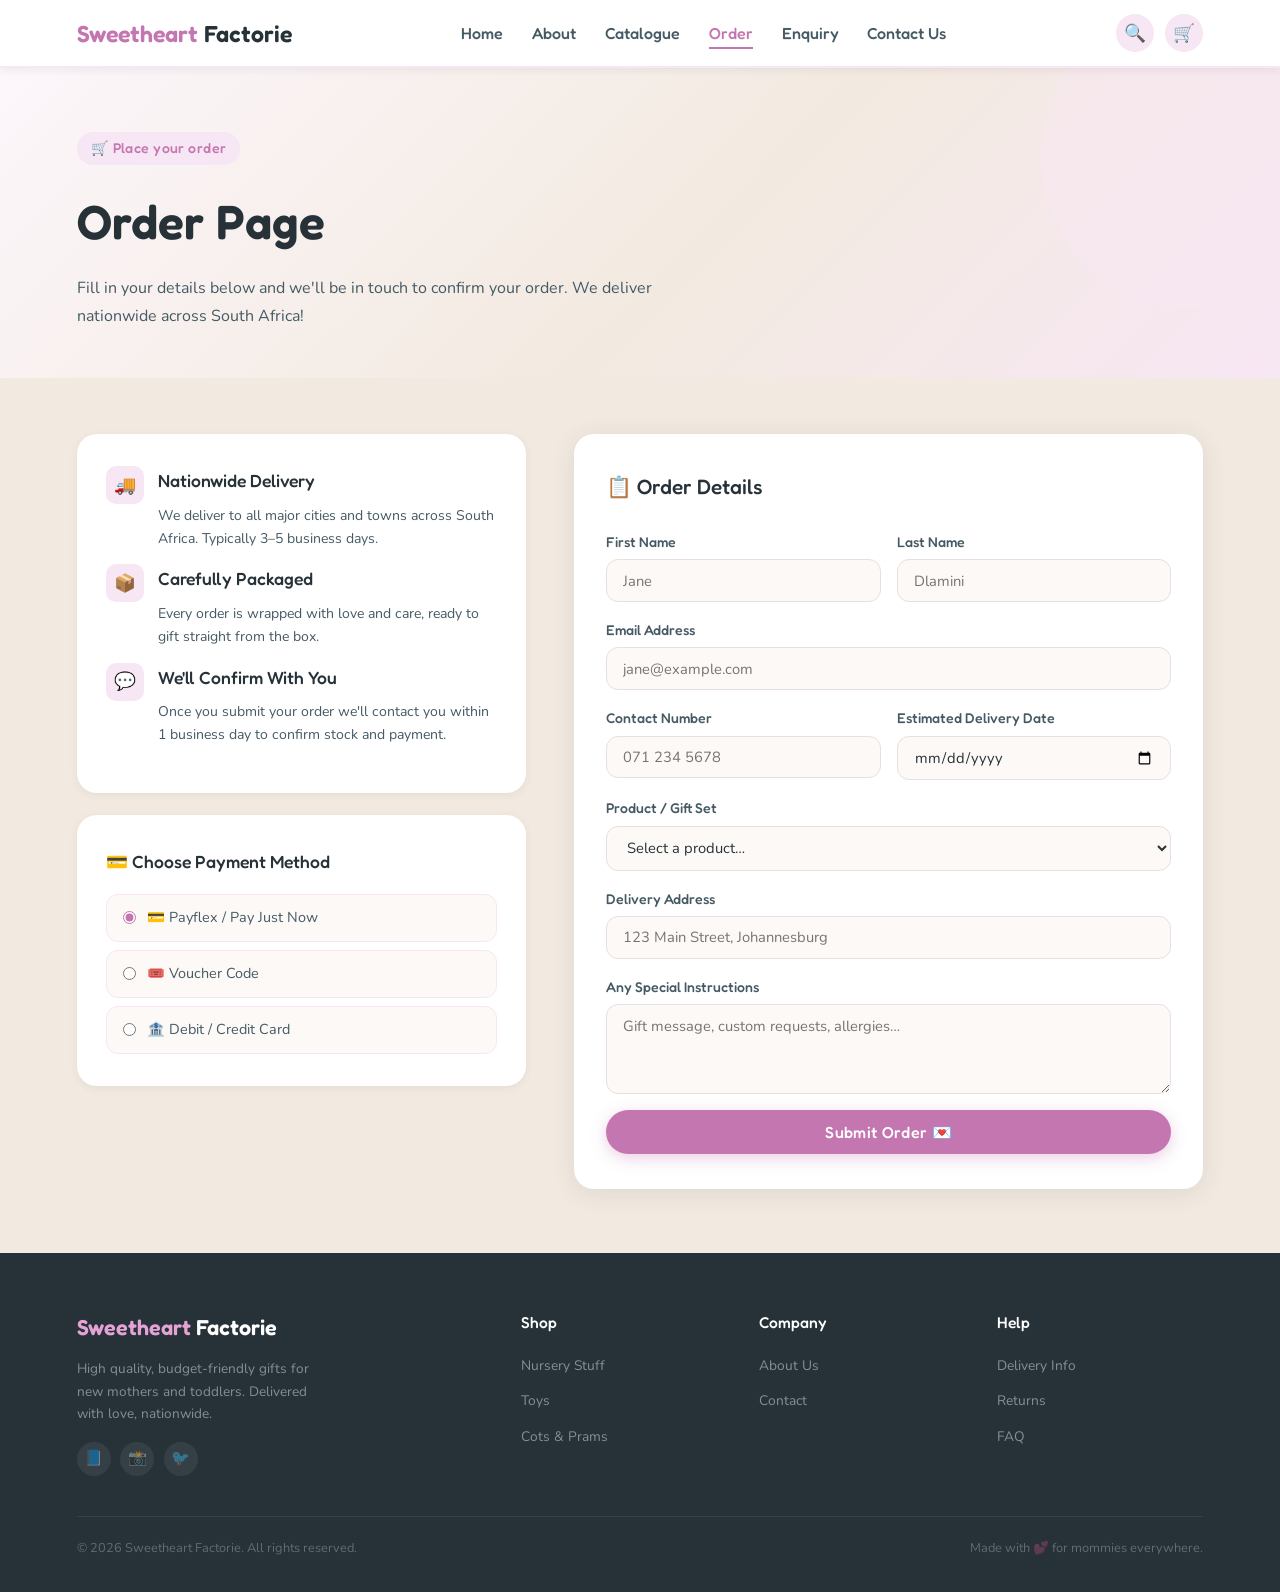
<file: order.html>
<!DOCTYPE html>
<html lang="en">
<head>
<meta charset="UTF-8">
<meta name="viewport" content="width=device-width, initial-scale=1.0">
<title>Order Baby Gifts, Toys, Cots & Prams Online | Sweetheart Factorie</title>
<meta name="description" content="Place your order for baby gift sets, toys, cots and prams with Sweetheart Factorie. Nationwide delivery across South Africa with secure payment options.">
<meta name="keywords" content="order baby gifts online, buy baby pram South Africa, order nursery furniture, baby gift delivery">
<link rel="canonical" href="https://www.sweetheartfactorie.co.za/order.html">
<meta property="og:title" content="Order Online | Sweetheart Factorie">
<meta property="og:description" content="Order baby gift sets, toys, cots and prams with nationwide delivery.">
<meta property="og:type" content="website">
<meta name="robots" content="index, follow">
<link href="https://fonts.googleapis.com/css2?family=Fredoka:wght@400;500;600&family=Nunito:wght@400;500;600&display=swap" rel="stylesheet">
<style>
  *,*::before,*::after{box-sizing:border-box;margin:0;padding:0;}
  :root{
    --beige:#F2EAE0;--pink:#E4A3D4;--pink-light:#f7e6f3;--pink-dark:#c476b0;
    --charcoal:#263238;--charcoal-mid:#455a64;--white:#ffffff;--soft-white:#fdf9f7;
    --shadow:0 4px 24px rgba(38,50,56,.10);--shadow-sm:0 2px 8px rgba(38,50,56,.07);
    --radius:20px;--radius-sm:12px;
  }
  html{scroll-behavior:smooth;}
  body{font-family:'Nunito',sans-serif;background:var(--beige);color:var(--charcoal);font-size:16px;line-height:1.75;overflow-x:hidden;}
  h1,h2,h3,h4{font-family:'Fredoka',sans-serif;}

  /* BEARS */
  .bg-bears{position:fixed;inset:0;z-index:0;pointer-events:none;overflow:hidden;}
  .bear{position:absolute;bottom:-180px;opacity:0;animation:floatBear linear infinite;}
  .bear:nth-child(1){left:4%;animation-duration:18s;animation-delay:0s;width:72px;}
  .bear:nth-child(2){left:14%;animation-duration:24s;animation-delay:3s;width:52px;}
  .bear:nth-child(3){left:26%;animation-duration:20s;animation-delay:7s;width:68px;}
  .bear:nth-child(4){left:38%;animation-duration:16s;animation-delay:1s;width:88px;}
  .bear:nth-child(5){left:51%;animation-duration:22s;animation-delay:5s;width:48px;}
  .bear:nth-child(6){left:62%;animation-duration:19s;animation-delay:10s;width:62px;}
  .bear:nth-child(7){left:73%;animation-duration:25s;animation-delay:2s;width:74px;}
  .bear:nth-child(8){left:84%;animation-duration:17s;animation-delay:8s;width:56px;}
  .bear:nth-child(9){left:91%;animation-duration:21s;animation-delay:4s;width:82px;}
  .bear:nth-child(10){left:32%;animation-duration:23s;animation-delay:12s;width:46px;}
  @keyframes floatBear{
    0%{bottom:-180px;opacity:0;transform:translateX(0) rotate(-4deg) scale(.85);}
    5%{opacity:.15;}50%{transform:translateX(28px) rotate(4deg) scale(1);}
    80%{opacity:.15;}100%{bottom:110vh;opacity:0;transform:translateX(-18px) rotate(-2deg) scale(.9);}
  }

  /* NAV */
  nav{position:sticky;top:0;z-index:100;background:var(--white);border-bottom:2px solid var(--pink-light);display:flex;align-items:center;justify-content:space-between;padding:0 6%;height:68px;box-shadow:var(--shadow-sm);}
  .nav-logo{font-family:'Fredoka',sans-serif;font-size:1.45rem;font-weight:600;color:var(--pink-dark);text-decoration:none;}
  .nav-logo span{color:var(--charcoal);}
  .nav-links{display:flex;gap:1.8rem;list-style:none;}
  .nav-links a{text-decoration:none;color:var(--charcoal-mid);font-family:'Fredoka',sans-serif;font-size:1rem;font-weight:500;padding-bottom:4px;border-bottom:2px solid transparent;transition:color .2s,border-color .2s;}
  .nav-links a:hover,.nav-links a.active{color:var(--pink-dark);border-bottom-color:var(--pink-dark);}
  .nav-actions{display:flex;gap:.7rem;}
  .nav-icon{width:38px;height:38px;border-radius:50%;background:var(--pink-light);border:none;cursor:pointer;display:flex;align-items:center;justify-content:center;color:var(--pink-dark);font-size:1.1rem;transition:background .2s;}
  .nav-icon:hover{background:var(--pink-dark);color:var(--white);}

  .page{position:relative;z-index:1;}

  /* BANNER */
  .page-banner{background:linear-gradient(135deg,#fdf6fb 0%,var(--beige) 55%,#f7e6f3 100%);padding:4rem 6% 3rem;position:relative;overflow:hidden;}
  .page-banner::after{content:'';position:absolute;top:-60px;right:-60px;width:300px;height:300px;border-radius:50%;background:var(--pink-light);opacity:.4;}
  .page-banner-inner{position:relative;z-index:1;max-width:640px;}
  .page-tag{display:inline-block;background:var(--pink-light);color:var(--pink-dark);font-family:'Fredoka',sans-serif;font-size:.88rem;font-weight:500;padding:4px 14px;border-radius:50px;margin-bottom:.9rem;letter-spacing:.03em;}
  .page-banner h1{font-size:clamp(2rem,4vw,3rem);font-weight:600;color:var(--charcoal);margin-bottom:.7rem;}
  .page-banner p{font-size:1rem;color:var(--charcoal-mid);}

  /* ORDER LAYOUT */
  .order-body{padding:3.5rem 6% 4rem;}
  .order-grid{display:grid;grid-template-columns:1fr 1.4fr;gap:3rem;align-items:start;}

  /* INFO SIDE */
  .order-info-card{background:var(--white);border-radius:var(--radius);padding:2rem 1.8rem;box-shadow:var(--shadow-sm);margin-bottom:1.4rem;}
  .order-info-card h3{font-size:1.1rem;font-weight:500;color:var(--charcoal);margin-bottom:.5rem;}
  .order-info-card p{font-size:.88rem;color:var(--charcoal-mid);line-height:1.6;}
  .info-icon-row{display:flex;align-items:flex-start;gap:.9rem;margin-bottom:.9rem;}
  .info-icon{width:38px;height:38px;flex-shrink:0;border-radius:10px;background:var(--pink-light);display:flex;align-items:center;justify-content:center;font-size:1.1rem;}
  .info-icon-row p{font-size:.88rem;color:var(--charcoal-mid);line-height:1.6;}

  /* PAYMENT OPTIONS */
  .pay-label{font-family:'Fredoka',sans-serif;font-size:.9rem;font-weight:500;color:var(--charcoal-mid);margin-bottom:.5rem;display:block;}
  .pay-options{display:flex;flex-direction:column;gap:.5rem;}
  .pay-opt{display:flex;align-items:center;gap:.7rem;background:var(--soft-white);border:1.5px solid var(--pink-light);border-radius:var(--radius-sm);padding:.65rem 1rem;cursor:pointer;transition:border-color .2s;font-size:.9rem;color:var(--charcoal-mid);}
  .pay-opt:hover{border-color:var(--pink-dark);}
  .pay-opt input{accent-color:var(--pink-dark);}

  /* FORM CARD */
  .form-card{background:var(--white);border-radius:var(--radius);padding:2.2rem 2rem;box-shadow:var(--shadow);}
  .form-card h2{font-size:1.3rem;font-weight:500;margin-bottom:1.5rem;color:var(--charcoal);}
  .form-row{display:grid;grid-template-columns:1fr 1fr;gap:1rem;}
  .form-group{margin-bottom:1rem;display:flex;flex-direction:column;}
  .form-group label{font-family:'Fredoka',sans-serif;font-size:.88rem;font-weight:500;color:var(--charcoal-mid);margin-bottom:.3rem;}
  .form-group input,.form-group textarea,.form-group select{padding:.65rem 1rem;border:1.5px solid #e8dfe0;border-radius:var(--radius-sm);font-family:'Nunito',sans-serif;font-size:.92rem;color:var(--charcoal);background:var(--soft-white);transition:border-color .2s;outline:none;}
  .form-group input:focus,.form-group textarea:focus,.form-group select:focus{border-color:var(--pink-dark);background:var(--white);}
  .form-group textarea{resize:vertical;min-height:90px;}
  .btn{display:inline-block;padding:.75rem 1.8rem;border-radius:50px;font-family:'Fredoka',sans-serif;font-size:1rem;font-weight:500;cursor:pointer;transition:all .22s;text-decoration:none;border:none;letter-spacing:.02em;}
  .btn-primary{background:var(--pink-dark);color:var(--white);box-shadow:0 4px 16px rgba(196,118,176,.35);}
  .btn-primary:hover{background:#b35f9f;transform:translateY(-2px);}

  /* SUCCESS MSG */
  .success-msg{display:none;background:#e8f5e9;border:1.5px solid #a5d6a7;border-radius:var(--radius-sm);padding:1rem 1.2rem;margin-top:1rem;font-size:.9rem;color:#2e7d32;font-weight:500;}

  /* FOOTER */
  footer{background:var(--charcoal);color:rgba(255,255,255,.7);padding:3.5rem 6% 2rem;position:relative;z-index:1;}
  .footer-grid{display:grid;grid-template-columns:2fr 1fr 1fr 1fr;gap:2rem;margin-bottom:2.5rem;}
  .footer-logo{font-family:'Fredoka',sans-serif;font-size:1.35rem;font-weight:600;color:var(--pink);text-decoration:none;}
  .footer-logo span{color:var(--white);}
  .footer-tagline{font-size:.85rem;margin-top:.7rem;color:rgba(255,255,255,.45);max-width:240px;line-height:1.65;}
  .footer-col h4{font-family:'Fredoka',sans-serif;font-size:.98rem;font-weight:500;color:var(--white);margin-bottom:.9rem;}
  .footer-col ul{list-style:none;}
  .footer-col li{margin-bottom:.45rem;}
  .footer-col a{text-decoration:none;color:rgba(255,255,255,.45);font-size:.86rem;transition:color .2s;}
  .footer-col a:hover{color:var(--pink);}
  .footer-bottom{border-top:1px solid rgba(255,255,255,.08);padding-top:1.3rem;display:flex;justify-content:space-between;font-size:.8rem;color:rgba(255,255,255,.28);}
  .social-links{display:flex;gap:.6rem;margin-top:1rem;}
  .social-btn{width:34px;height:34px;border-radius:50%;background:rgba(255,255,255,.07);border:none;cursor:pointer;display:flex;align-items:center;justify-content:center;color:rgba(255,255,255,.45);font-size:.95rem;transition:all .2s;text-decoration:none;}
  .social-btn:hover{background:var(--pink-dark);color:var(--white);}

  @media(max-width:900px){.order-grid{grid-template-columns:1fr;}.form-row{grid-template-columns:1fr;}.footer-grid{grid-template-columns:1fr 1fr;}nav{padding:0 5%;}.order-body{padding:2.5rem 5%;}.page-banner{padding:3rem 5%;}}
  @media(max-width:600px){.nav-links{display:none;}.footer-grid{grid-template-columns:1fr;}}
</style>
</head>
<body>

<!-- BEARS -->
<div class="bg-bears" aria-hidden="true">
  <div class="bear"><svg viewBox="0 0 100 120" xmlns="http://www.w3.org/2000/svg"><circle cx="28" cy="28" r="14" fill="#d4956a"/><circle cx="72" cy="28" r="14" fill="#d4956a"/><circle cx="28" cy="28" r="9" fill="#e8b48a"/><circle cx="72" cy="28" r="9" fill="#e8b48a"/><ellipse cx="50" cy="52" rx="32" ry="30" fill="#d4956a"/><ellipse cx="50" cy="60" rx="16" ry="12" fill="#e8b48a"/><circle cx="39" cy="46" r="5" fill="#fff"/><circle cx="61" cy="46" r="5" fill="#fff"/><circle cx="40" cy="47" r="3" fill="#263238"/><circle cx="62" cy="47" r="3" fill="#263238"/><circle cx="41" cy="46" r="1" fill="#fff"/><circle cx="63" cy="46" r="1" fill="#fff"/><ellipse cx="50" cy="57" rx="5" ry="4" fill="#b06040"/><path d="M45 62 Q50 67 55 62" stroke="#b06040" stroke-width="1.5" fill="none" stroke-linecap="round"/><ellipse cx="50" cy="97" rx="26" ry="22" fill="#d4956a"/><ellipse cx="50" cy="96" rx="15" ry="13" fill="#e8b48a"/><ellipse cx="18" cy="90" rx="10" ry="16" fill="#d4956a" transform="rotate(-20 18 90)"/><ellipse cx="82" cy="90" rx="10" ry="16" fill="#d4956a" transform="rotate(20 82 90)"/><path d="M42 75 Q50 70 58 75 Q50 80 42 75Z" fill="#E4A3D4" opacity="0.9"/><circle cx="50" cy="75" r="3" fill="#c476b0"/></svg></div>
  <div class="bear"><svg viewBox="0 0 100 120" xmlns="http://www.w3.org/2000/svg"><circle cx="28" cy="28" r="14" fill="#b8c9e8"/><circle cx="72" cy="28" r="14" fill="#b8c9e8"/><circle cx="28" cy="28" r="9" fill="#d0dcf0"/><circle cx="72" cy="28" r="9" fill="#d0dcf0"/><ellipse cx="50" cy="52" rx="32" ry="30" fill="#b8c9e8"/><ellipse cx="50" cy="60" rx="16" ry="12" fill="#d0dcf0"/><circle cx="39" cy="46" r="5" fill="#fff"/><circle cx="61" cy="46" r="5" fill="#fff"/><circle cx="40" cy="47" r="3" fill="#263238"/><circle cx="62" cy="47" r="3" fill="#263238"/><circle cx="41" cy="46" r="1" fill="#fff"/><circle cx="63" cy="46" r="1" fill="#fff"/><ellipse cx="50" cy="57" rx="5" ry="4" fill="#8090c0"/><path d="M45 62 Q50 67 55 62" stroke="#8090c0" stroke-width="1.5" fill="none" stroke-linecap="round"/><ellipse cx="50" cy="97" rx="26" ry="22" fill="#b8c9e8"/><ellipse cx="50" cy="96" rx="15" ry="13" fill="#d0dcf0"/><ellipse cx="18" cy="90" rx="10" ry="16" fill="#b8c9e8" transform="rotate(-20 18 90)"/><ellipse cx="82" cy="90" rx="10" ry="16" fill="#b8c9e8" transform="rotate(20 82 90)"/><path d="M42 75 Q50 70 58 75 Q50 80 42 75Z" fill="#E4A3D4" opacity="0.9"/><circle cx="50" cy="75" r="3" fill="#c476b0"/></svg></div>
  <div class="bear"><svg viewBox="0 0 100 120" xmlns="http://www.w3.org/2000/svg"><circle cx="28" cy="28" r="14" fill="#f0b8c8"/><circle cx="72" cy="28" r="14" fill="#f0b8c8"/><circle cx="28" cy="28" r="9" fill="#f8d8e4"/><circle cx="72" cy="28" r="9" fill="#f8d8e4"/><ellipse cx="50" cy="52" rx="32" ry="30" fill="#f0b8c8"/><ellipse cx="50" cy="60" rx="16" ry="12" fill="#f8d8e4"/><circle cx="39" cy="46" r="5" fill="#fff"/><circle cx="61" cy="46" r="5" fill="#fff"/><circle cx="40" cy="47" r="3" fill="#263238"/><circle cx="62" cy="47" r="3" fill="#263238"/><circle cx="41" cy="46" r="1" fill="#fff"/><circle cx="63" cy="46" r="1" fill="#fff"/><ellipse cx="50" cy="57" rx="5" ry="4" fill="#c060a0"/><path d="M45 62 Q50 67 55 62" stroke="#c060a0" stroke-width="1.5" fill="none" stroke-linecap="round"/><ellipse cx="50" cy="97" rx="26" ry="22" fill="#f0b8c8"/><ellipse cx="50" cy="96" rx="15" ry="13" fill="#f8d8e4"/><ellipse cx="18" cy="90" rx="10" ry="16" fill="#f0b8c8" transform="rotate(-20 18 90)"/><ellipse cx="82" cy="90" rx="10" ry="16" fill="#f0b8c8" transform="rotate(20 82 90)"/><path d="M42 75 Q50 70 58 75 Q50 80 42 75Z" fill="#c476b0" opacity="0.9"/><circle cx="50" cy="75" r="3" fill="#a03888"/></svg></div>
  <div class="bear"><svg viewBox="0 0 100 120" xmlns="http://www.w3.org/2000/svg"><circle cx="28" cy="28" r="14" fill="#d4956a"/><circle cx="72" cy="28" r="14" fill="#d4956a"/><circle cx="28" cy="28" r="9" fill="#e8b48a"/><circle cx="72" cy="28" r="9" fill="#e8b48a"/><ellipse cx="50" cy="52" rx="32" ry="30" fill="#d4956a"/><ellipse cx="50" cy="60" rx="16" ry="12" fill="#e8b48a"/><circle cx="39" cy="46" r="5" fill="#fff"/><circle cx="61" cy="46" r="5" fill="#fff"/><circle cx="40" cy="47" r="3" fill="#263238"/><circle cx="62" cy="47" r="3" fill="#263238"/><circle cx="41" cy="46" r="1" fill="#fff"/><circle cx="63" cy="46" r="1" fill="#fff"/><ellipse cx="50" cy="57" rx="5" ry="4" fill="#b06040"/><path d="M45 62 Q50 67 55 62" stroke="#b06040" stroke-width="1.5" fill="none" stroke-linecap="round"/><ellipse cx="50" cy="97" rx="26" ry="22" fill="#d4956a"/><ellipse cx="50" cy="96" rx="15" ry="13" fill="#e8b48a"/><ellipse cx="18" cy="90" rx="10" ry="16" fill="#d4956a" transform="rotate(-20 18 90)"/><ellipse cx="82" cy="90" rx="10" ry="16" fill="#d4956a" transform="rotate(20 82 90)"/><path d="M42 75 Q50 70 58 75 Q50 80 42 75Z" fill="#E4A3D4" opacity="0.9"/><circle cx="50" cy="75" r="3" fill="#c476b0"/></svg></div>
  <div class="bear"><svg viewBox="0 0 100 120" xmlns="http://www.w3.org/2000/svg"><circle cx="28" cy="28" r="14" fill="#b8c9e8"/><circle cx="72" cy="28" r="14" fill="#b8c9e8"/><circle cx="28" cy="28" r="9" fill="#d0dcf0"/><circle cx="72" cy="28" r="9" fill="#d0dcf0"/><ellipse cx="50" cy="52" rx="32" ry="30" fill="#b8c9e8"/><ellipse cx="50" cy="60" rx="16" ry="12" fill="#d0dcf0"/><circle cx="39" cy="46" r="5" fill="#fff"/><circle cx="61" cy="46" r="5" fill="#fff"/><circle cx="40" cy="47" r="3" fill="#263238"/><circle cx="62" cy="47" r="3" fill="#263238"/><circle cx="41" cy="46" r="1" fill="#fff"/><circle cx="63" cy="46" r="1" fill="#fff"/><ellipse cx="50" cy="57" rx="5" ry="4" fill="#8090c0"/><path d="M45 62 Q50 67 55 62" stroke="#8090c0" stroke-width="1.5" fill="none" stroke-linecap="round"/><ellipse cx="50" cy="97" rx="26" ry="22" fill="#b8c9e8"/><ellipse cx="50" cy="96" rx="15" ry="13" fill="#d0dcf0"/><ellipse cx="18" cy="90" rx="10" ry="16" fill="#b8c9e8" transform="rotate(-20 18 90)"/><ellipse cx="82" cy="90" rx="10" ry="16" fill="#b8c9e8" transform="rotate(20 82 90)"/><path d="M42 75 Q50 70 58 75 Q50 80 42 75Z" fill="#E4A3D4" opacity="0.9"/><circle cx="50" cy="75" r="3" fill="#c476b0"/></svg></div>
  <div class="bear"><svg viewBox="0 0 100 120" xmlns="http://www.w3.org/2000/svg"><circle cx="28" cy="28" r="14" fill="#f0b8c8"/><circle cx="72" cy="28" r="14" fill="#f0b8c8"/><circle cx="28" cy="28" r="9" fill="#f8d8e4"/><circle cx="72" cy="28" r="9" fill="#f8d8e4"/><ellipse cx="50" cy="52" rx="32" ry="30" fill="#f0b8c8"/><ellipse cx="50" cy="60" rx="16" ry="12" fill="#f8d8e4"/><circle cx="39" cy="46" r="5" fill="#fff"/><circle cx="61" cy="46" r="5" fill="#fff"/><circle cx="40" cy="47" r="3" fill="#263238"/><circle cx="62" cy="47" r="3" fill="#263238"/><circle cx="41" cy="46" r="1" fill="#fff"/><circle cx="63" cy="46" r="1" fill="#fff"/><ellipse cx="50" cy="57" rx="5" ry="4" fill="#c060a0"/><path d="M45 62 Q50 67 55 62" stroke="#c060a0" stroke-width="1.5" fill="none" stroke-linecap="round"/><ellipse cx="50" cy="97" rx="26" ry="22" fill="#f0b8c8"/><ellipse cx="50" cy="96" rx="15" ry="13" fill="#f8d8e4"/><ellipse cx="18" cy="90" rx="10" ry="16" fill="#f0b8c8" transform="rotate(-20 18 90)"/><ellipse cx="82" cy="90" rx="10" ry="16" fill="#f0b8c8" transform="rotate(20 82 90)"/><path d="M42 75 Q50 70 58 75 Q50 80 42 75Z" fill="#c476b0" opacity="0.9"/><circle cx="50" cy="75" r="3" fill="#a03888"/></svg></div>
  <div class="bear"><svg viewBox="0 0 100 120" xmlns="http://www.w3.org/2000/svg"><circle cx="28" cy="28" r="14" fill="#d4956a"/><circle cx="72" cy="28" r="14" fill="#d4956a"/><circle cx="28" cy="28" r="9" fill="#e8b48a"/><circle cx="72" cy="28" r="9" fill="#e8b48a"/><ellipse cx="50" cy="52" rx="32" ry="30" fill="#d4956a"/><ellipse cx="50" cy="60" rx="16" ry="12" fill="#e8b48a"/><circle cx="39" cy="46" r="5" fill="#fff"/><circle cx="61" cy="46" r="5" fill="#fff"/><circle cx="40" cy="47" r="3" fill="#263238"/><circle cx="62" cy="47" r="3" fill="#263238"/><circle cx="41" cy="46" r="1" fill="#fff"/><circle cx="63" cy="46" r="1" fill="#fff"/><ellipse cx="50" cy="57" rx="5" ry="4" fill="#b06040"/><path d="M45 62 Q50 67 55 62" stroke="#b06040" stroke-width="1.5" fill="none" stroke-linecap="round"/><ellipse cx="50" cy="97" rx="26" ry="22" fill="#d4956a"/><ellipse cx="50" cy="96" rx="15" ry="13" fill="#e8b48a"/><ellipse cx="18" cy="90" rx="10" ry="16" fill="#d4956a" transform="rotate(-20 18 90)"/><ellipse cx="82" cy="90" rx="10" ry="16" fill="#d4956a" transform="rotate(20 82 90)"/><path d="M42 75 Q50 70 58 75 Q50 80 42 75Z" fill="#E4A3D4" opacity="0.9"/><circle cx="50" cy="75" r="3" fill="#c476b0"/></svg></div>
  <div class="bear"><svg viewBox="0 0 100 120" xmlns="http://www.w3.org/2000/svg"><circle cx="28" cy="28" r="14" fill="#b8c9e8"/><circle cx="72" cy="28" r="14" fill="#b8c9e8"/><circle cx="28" cy="28" r="9" fill="#d0dcf0"/><circle cx="72" cy="28" r="9" fill="#d0dcf0"/><ellipse cx="50" cy="52" rx="32" ry="30" fill="#b8c9e8"/><ellipse cx="50" cy="60" rx="16" ry="12" fill="#d0dcf0"/><circle cx="39" cy="46" r="5" fill="#fff"/><circle cx="61" cy="46" r="5" fill="#fff"/><circle cx="40" cy="47" r="3" fill="#263238"/><circle cx="62" cy="47" r="3" fill="#263238"/><circle cx="41" cy="46" r="1" fill="#fff"/><circle cx="63" cy="46" r="1" fill="#fff"/><ellipse cx="50" cy="57" rx="5" ry="4" fill="#8090c0"/><path d="M45 62 Q50 67 55 62" stroke="#8090c0" stroke-width="1.5" fill="none" stroke-linecap="round"/><ellipse cx="50" cy="97" rx="26" ry="22" fill="#b8c9e8"/><ellipse cx="50" cy="96" rx="15" ry="13" fill="#d0dcf0"/><ellipse cx="18" cy="90" rx="10" ry="16" fill="#b8c9e8" transform="rotate(-20 18 90)"/><ellipse cx="82" cy="90" rx="10" ry="16" fill="#b8c9e8" transform="rotate(20 82 90)"/><path d="M42 75 Q50 70 58 75 Q50 80 42 75Z" fill="#E4A3D4" opacity="0.9"/><circle cx="50" cy="75" r="3" fill="#c476b0"/></svg></div>
  <div class="bear"><svg viewBox="0 0 100 120" xmlns="http://www.w3.org/2000/svg"><circle cx="28" cy="28" r="14" fill="#f0b8c8"/><circle cx="72" cy="28" r="14" fill="#f0b8c8"/><circle cx="28" cy="28" r="9" fill="#f8d8e4"/><circle cx="72" cy="28" r="9" fill="#f8d8e4"/><ellipse cx="50" cy="52" rx="32" ry="30" fill="#f0b8c8"/><ellipse cx="50" cy="60" rx="16" ry="12" fill="#f8d8e4"/><circle cx="39" cy="46" r="5" fill="#fff"/><circle cx="61" cy="46" r="5" fill="#fff"/><circle cx="40" cy="47" r="3" fill="#263238"/><circle cx="62" cy="47" r="3" fill="#263238"/><circle cx="41" cy="46" r="1" fill="#fff"/><circle cx="63" cy="46" r="1" fill="#fff"/><ellipse cx="50" cy="57" rx="5" ry="4" fill="#c060a0"/><path d="M45 62 Q50 67 55 62" stroke="#c060a0" stroke-width="1.5" fill="none" stroke-linecap="round"/><ellipse cx="50" cy="97" rx="26" ry="22" fill="#f0b8c8"/><ellipse cx="50" cy="96" rx="15" ry="13" fill="#f8d8e4"/><ellipse cx="18" cy="90" rx="10" ry="16" fill="#f0b8c8" transform="rotate(-20 18 90)"/><ellipse cx="82" cy="90" rx="10" ry="16" fill="#f0b8c8" transform="rotate(20 82 90)"/><path d="M42 75 Q50 70 58 75 Q50 80 42 75Z" fill="#c476b0" opacity="0.9"/><circle cx="50" cy="75" r="3" fill="#a03888"/></svg></div>
  <div class="bear"><svg viewBox="0 0 100 120" xmlns="http://www.w3.org/2000/svg"><circle cx="28" cy="28" r="14" fill="#d4956a"/><circle cx="72" cy="28" r="14" fill="#d4956a"/><circle cx="28" cy="28" r="9" fill="#e8b48a"/><circle cx="72" cy="28" r="9" fill="#e8b48a"/><ellipse cx="50" cy="52" rx="32" ry="30" fill="#d4956a"/><ellipse cx="50" cy="60" rx="16" ry="12" fill="#e8b48a"/><circle cx="39" cy="46" r="5" fill="#fff"/><circle cx="61" cy="46" r="5" fill="#fff"/><circle cx="40" cy="47" r="3" fill="#263238"/><circle cx="62" cy="47" r="3" fill="#263238"/><circle cx="41" cy="46" r="1" fill="#fff"/><circle cx="63" cy="46" r="1" fill="#fff"/><ellipse cx="50" cy="57" rx="5" ry="4" fill="#b06040"/><path d="M45 62 Q50 67 55 62" stroke="#b06040" stroke-width="1.5" fill="none" stroke-linecap="round"/><ellipse cx="50" cy="97" rx="26" ry="22" fill="#d4956a"/><ellipse cx="50" cy="96" rx="15" ry="13" fill="#e8b48a"/><ellipse cx="18" cy="90" rx="10" ry="16" fill="#d4956a" transform="rotate(-20 18 90)"/><ellipse cx="82" cy="90" rx="10" ry="16" fill="#d4956a" transform="rotate(20 82 90)"/><path d="M42 75 Q50 70 58 75 Q50 80 42 75Z" fill="#E4A3D4" opacity="0.9"/><circle cx="50" cy="75" r="3" fill="#c476b0"/></svg></div>
</div>

<nav>
  <a class="nav-logo" href="index.html">Sweetheart <span>Factorie</span></a>
  <ul class="nav-links">
    <li><a href="index.html">Home</a></li>
    <li><a href="about.html">About</a></li>
    <li><a href="catalogue.html">Catalogue</a></li>
    <li><a href="order.html" class="active">Order</a></li>
    <li><a href="enquiry.html">Enquiry</a></li>
    <li><a href="contact.html">Contact Us</a></li>
  </ul>
  <div class="nav-actions">
    <button class="nav-icon">🔍</button>
    <button class="nav-icon">🛒</button>
  </div>
</nav>

<div class="page">
  <div class="page-banner">
    <div class="page-banner-inner">
      <div class="page-tag">🛒 Place your order</div>
      <h1>Order Page</h1>
      <p>Fill in your details below and we'll be in touch to confirm your order. We deliver nationwide across South Africa!</p>
    </div>
  </div>

  <div class="order-body">
    <div class="order-grid">

      <!-- LEFT INFO -->
      <div>
        <div class="order-info-card">
          <div class="info-icon-row"><div class="info-icon">🚚</div><div><h3>Nationwide Delivery</h3><p>We deliver to all major cities and towns across South Africa. Typically 3–5 business days.</p></div></div>
          <div class="info-icon-row"><div class="info-icon">📦</div><div><h3>Carefully Packaged</h3><p>Every order is wrapped with love and care, ready to gift straight from the box.</p></div></div>
          <div class="info-icon-row"><div class="info-icon">💬</div><div><h3>We'll Confirm With You</h3><p>Once you submit your order we'll contact you within 1 business day to confirm stock and payment.</p></div></div>
        </div>

        <div class="order-info-card">
          <h3 style="margin-bottom:1rem;">💳 Choose Payment Method</h3>
          <div class="pay-options">
            <label class="pay-opt"><input type="radio" name="pay" checked> 💳 Payflex / Pay Just Now</label>
            <label class="pay-opt"><input type="radio" name="pay"> 🎟️ Voucher Code</label>
            <label class="pay-opt"><input type="radio" name="pay"> 🏦 Debit / Credit Card</label>
          </div>
        </div>
      </div>

      <!-- RIGHT FORM -->
      <div class="form-card">
        <h2>📋 Order Details</h2>
        <div class="form-row">
          <div class="form-group"><label>First Name</label><input type="text" placeholder="Jane"></div>
          <div class="form-group"><label>Last Name</label><input type="text" placeholder="Dlamini"></div>
        </div>
        <div class="form-group"><label>Email Address</label><input type="email" placeholder="jane@example.com"></div>
        <div class="form-row">
          <div class="form-group"><label>Contact Number</label><input type="tel" placeholder="071 234 5678"></div>
          <div class="form-group"><label>Estimated Delivery Date</label><input type="date"></div>
        </div>
        <div class="form-group">
          <label>Product / Gift Set</label>
          <select>
            <option value="">Select a product…</option>
            <option>Newborn Deluxe Gift Set</option>
            <option>Butterfly Crib Set</option>
            <option>Plush Teddy Bear</option>
            <option>Musical Activity Gym</option>
            <option>Deluxe Pram Pro</option>
            <option>Travel Cot</option>
            <option>Pram + Cot Bundle</option>
            <option>Build My Own Pack</option>
          </select>
        </div>
        <div class="form-group"><label>Delivery Address</label><input type="text" placeholder="123 Main Street, Johannesburg"></div>
        <div class="form-group"><label>Any Special Instructions</label><textarea placeholder="Gift message, custom requests, allergies…"></textarea></div>
        <button class="btn btn-primary" style="width:100%;" onclick="submitOrder()">Submit Order 💌</button>
        <div class="success-msg" id="successMsg">✅ Thank you! Your order has been received. We'll be in touch within 1 business day.</div>
      </div>

    </div>
  </div>
</div>

<footer>
  <div class="footer-grid">
    <div><a class="footer-logo" href="index.html">Sweetheart <span>Factorie</span></a><p class="footer-tagline">High quality, budget-friendly gifts for new mothers and toddlers. Delivered with love, nationwide.</p><div class="social-links"><a class="social-btn" href="#">📘</a><a class="social-btn" href="#">📸</a><a class="social-btn" href="#">🐦</a></div></div>
    <div class="footer-col"><h4>Shop</h4><ul><li><a href="catalogue.html">Nursery Stuff</a></li><li><a href="catalogue.html">Toys</a></li><li><a href="catalogue.html">Cots &amp; Prams</a></li></ul></div>
    <div class="footer-col"><h4>Company</h4><ul><li><a href="about.html">About Us</a></li><li><a href="contact.html">Contact</a></li></ul></div>
    <div class="footer-col"><h4>Help</h4><ul><li><a href="#">Delivery Info</a></li><li><a href="#">Returns</a></li><li><a href="#">FAQ</a></li></ul></div>
  </div>
  <div class="footer-bottom"><span>© 2026 Sweetheart Factorie. All rights reserved.</span><span>Made with 💕 for mommies everywhere.</span></div>
</footer>

<script>
function submitOrder(){
  document.getElementById('successMsg').style.display='block';
  window.scrollTo({top:document.getElementById('successMsg').offsetTop-100,behavior:'smooth'});
}
</script>
</body>
</html>
</file>
